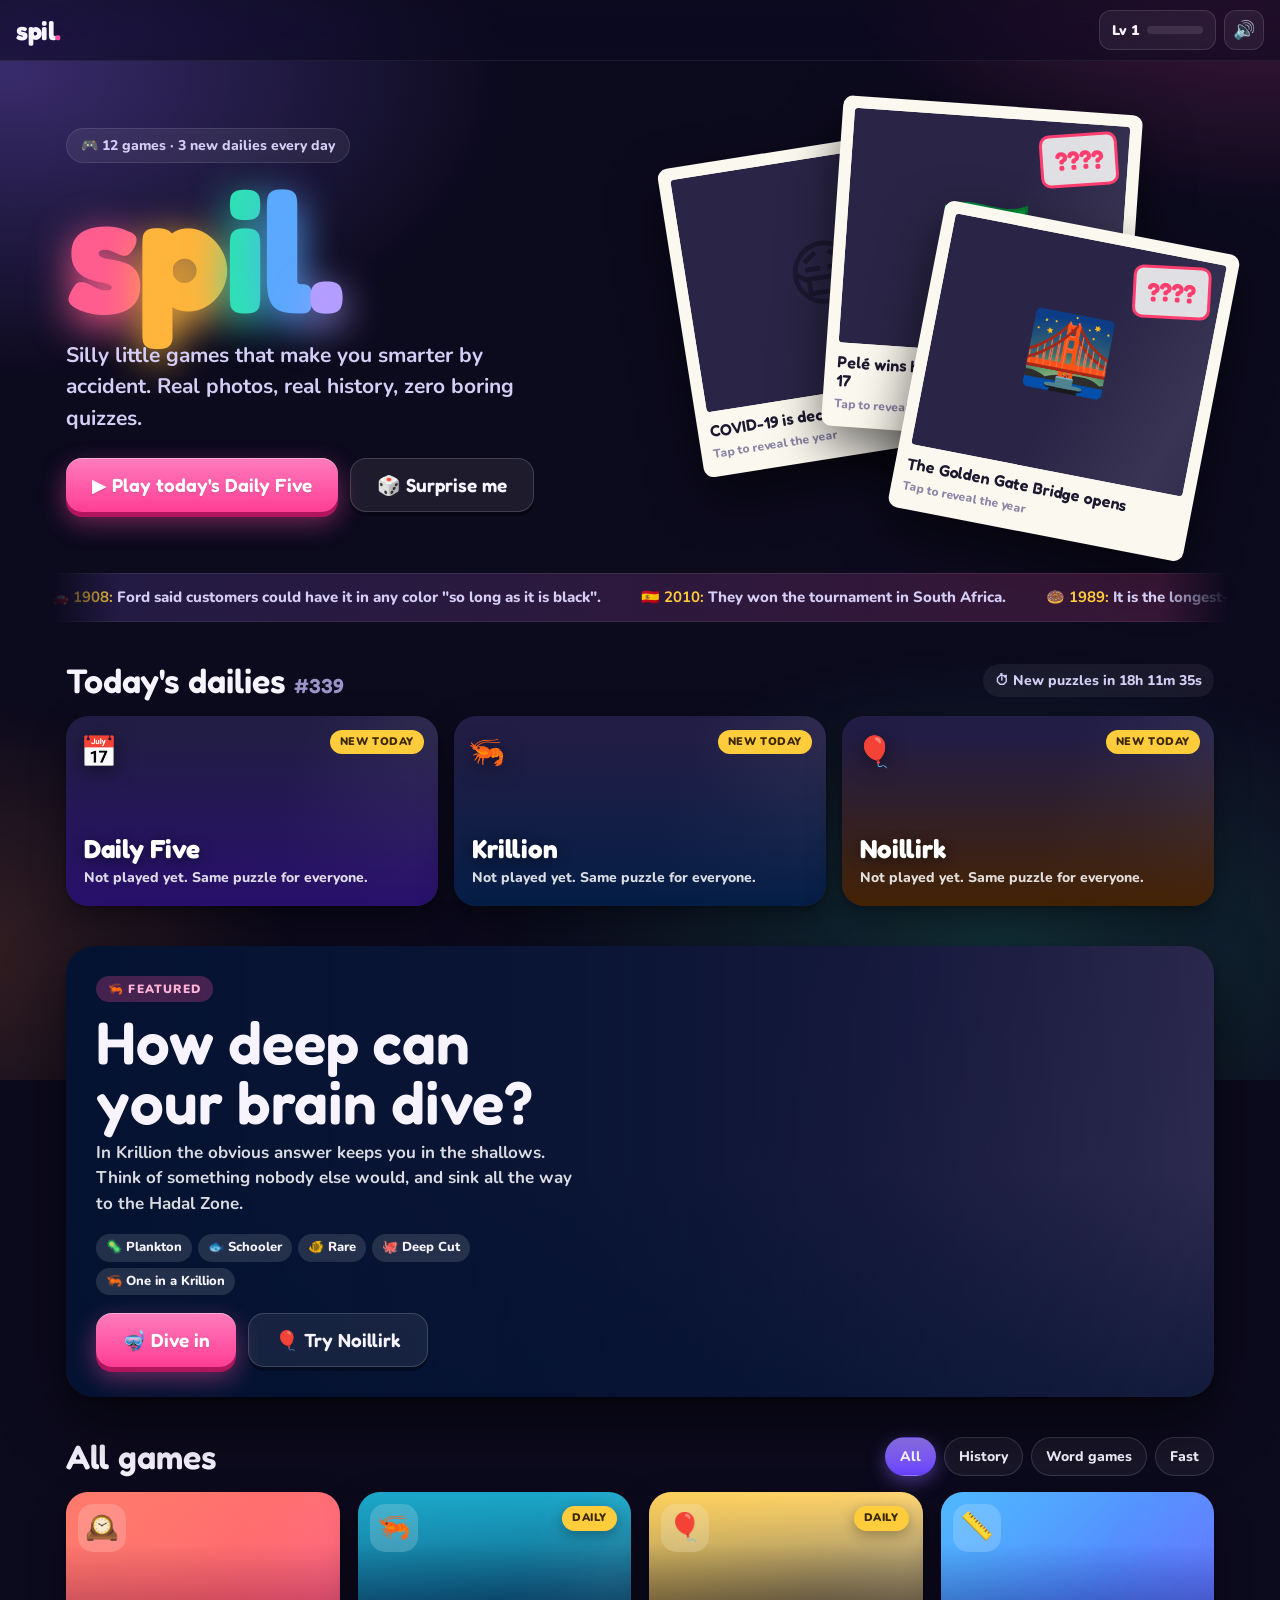
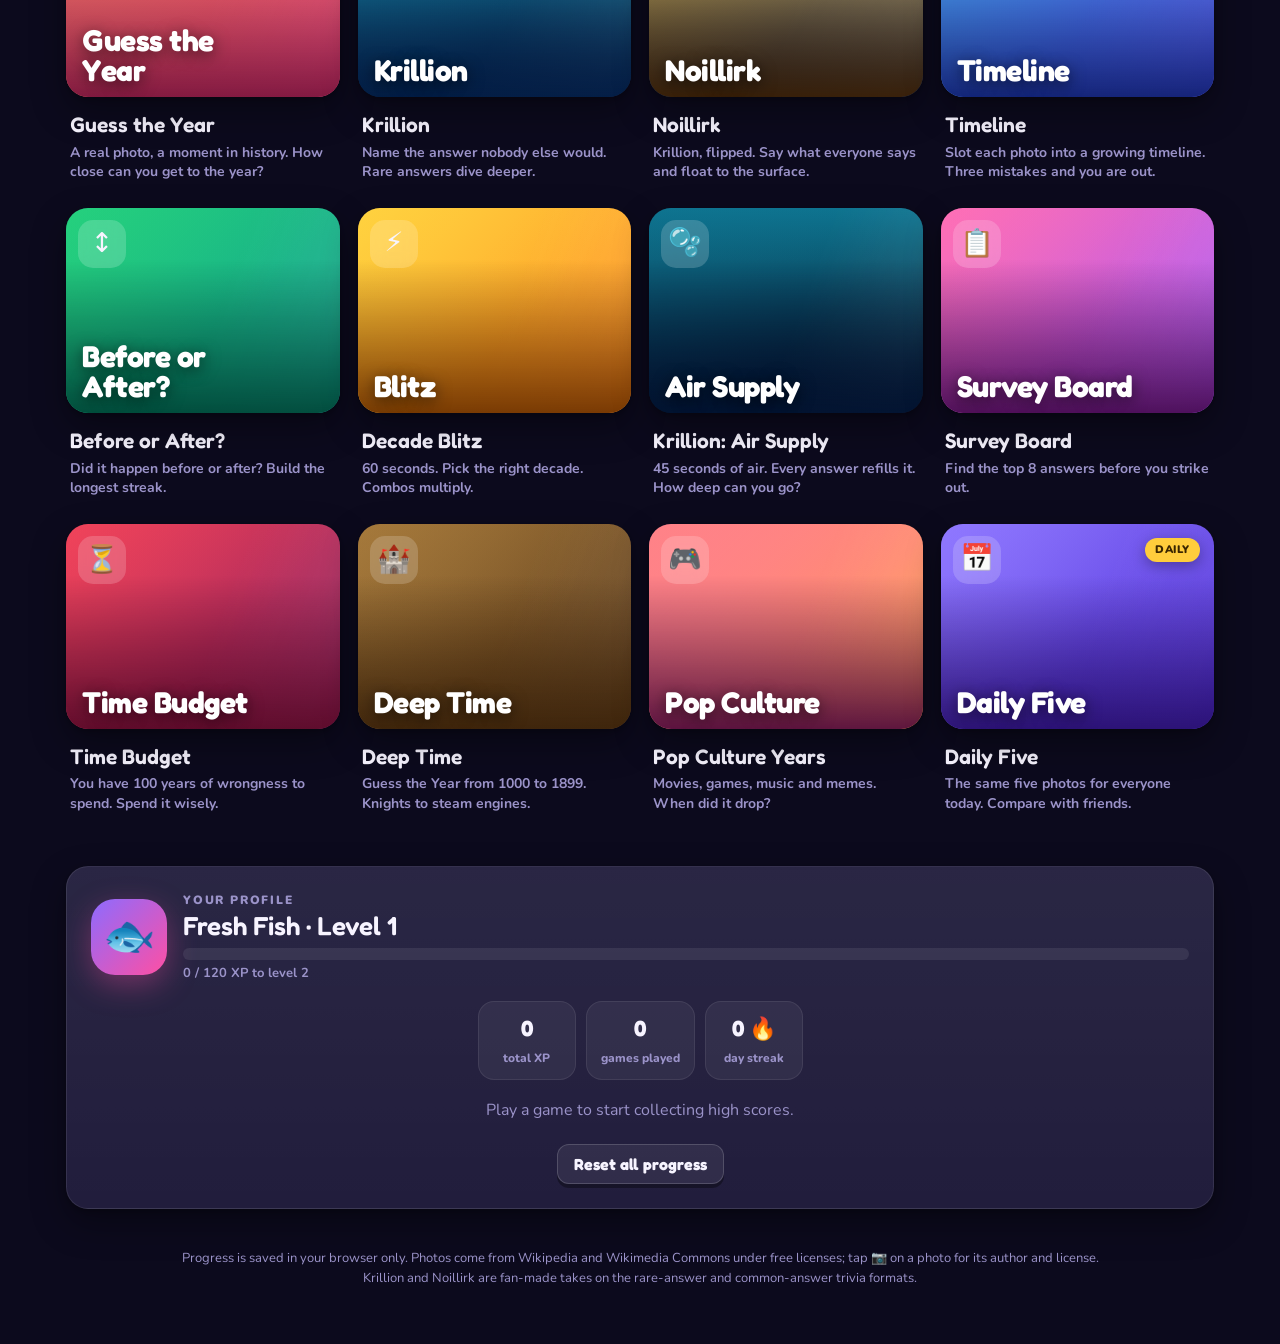
<file: index.html>
<!doctype html>
<html lang="en">
<head>
  <meta charset="utf-8">
  <meta name="viewport" content="width=device-width, initial-scale=1, viewport-fit=cover">
  <title>spil. · silly smart games</title>
  <meta name="description" content="Quick, ridiculously replayable browser games: guess the year from real photos, build timelines, dive for rare answers in Krillion and hunt the obvious in Noillirk.">
  <meta name="theme-color" content="#0c0a1d">
  <meta property="og:title" content="spil. · silly smart games">
  <meta property="og:description" content="Guess the year from real photos, build timelines, dive for rare answers. Quick games that make you smarter by accident.">
  <link rel="icon" href="assets/favicon.svg" type="image/svg+xml">
  <link rel="preconnect" href="https://en.wikipedia.org" crossorigin>
  <link rel="preconnect" href="https://upload.wikimedia.org">
  <link rel="preconnect" href="https://fonts.googleapis.com">
  <link rel="preconnect" href="https://fonts.gstatic.com" crossorigin>
  <link href="https://fonts.googleapis.com/css2?family=Fredoka:wght@500;600;700&family=Nunito:wght@500;700;800;900&display=swap" rel="stylesheet">
  <link rel="stylesheet" href="assets/css/base.css">
  <link rel="stylesheet" href="assets/css/home.css">
</head>
<body>
  <div id="topbar"></div>

  <main class="home">
    <section class="hero">
      <div class="hero-copy">
        <div class="hero-kicker">🎮 12 games · 3 new dailies every day</div>
        <h1 class="hero-title"><span>s</span><span>p</span><span>i</span><span>l</span><span class="dot">.</span></h1>
        <p class="hero-sub">Silly little games that make you smarter by accident. Real photos, real history, zero boring quizzes.</p>
        <div class="hero-actions">
          <a class="btn pink" id="play-daily" href="year/?mode=daily">▶ Play today's daily</a>
          <button class="btn ghost" id="surprise">🎲 Surprise me</button>
        </div>
      </div>
      <div class="hero-stack" id="hero-stack" aria-label="Quick teaser: guess when these photos were taken"></div>
    </section>

    <div class="ticker" aria-hidden="true"><div class="ticker-track" id="ticker"></div></div>

    <section aria-labelledby="dailies-h">
      <div class="section-head">
        <h2 id="dailies-h">Today's dailies <span class="muted day-no" id="day-no"></span></h2>
        <span class="clock" id="reset-clock"></span>
      </div>
      <div class="daily-row" id="daily-row"></div>
    </section>

    <section class="featured" id="featured"></section>

    <section aria-labelledby="games-h">
      <div class="section-head">
        <h2 id="games-h">All games</h2>
        <div class="chips" id="filters" role="group" aria-label="Filter games"></div>
      </div>
      <div class="game-grid" id="game-grid"></div>
    </section>

    <section class="profile card" id="profile" aria-labelledby="profile-h">
      <div class="profile-top">
        <div class="avatar" id="avatar">🐟</div>
        <div class="profile-info">
          <div class="kicker">Your profile</div>
          <h2 id="profile-h"><span id="p-title">Fresh Fish</span> · <span id="p-level">Level 1</span></h2>
          <div class="p-bar"><span id="p-fill"></span></div>
          <div class="muted small" id="p-xp"></div>
        </div>
      </div>
      <div class="stat-row" id="p-stats"></div>
      <div class="best-list" id="p-bests"></div>
      <div class="center"><button class="btn ghost small" id="reset">Reset all progress</button></div>
    </section>

    <footer class="footer-note">
      Progress is saved in your browser only. Photos come from Wikipedia and Wikimedia Commons under free licenses; tap 📷 on a photo for its author and license.<br>
      Krillion and Noillirk are fan-made takes on the rare-answer and common-answer trivia formats.
    </footer>
  </main>

  <script src="assets/js/core.js"></script>
  <script src="assets/js/wiki.js"></script>
  <script src="assets/js/data/events-a.js"></script>
  <script src="assets/js/data/events-b.js"></script>
  <script src="assets/js/data/events-c.js"></script>
  <script src="assets/js/home.js"></script>
</body>
</html>
</file>
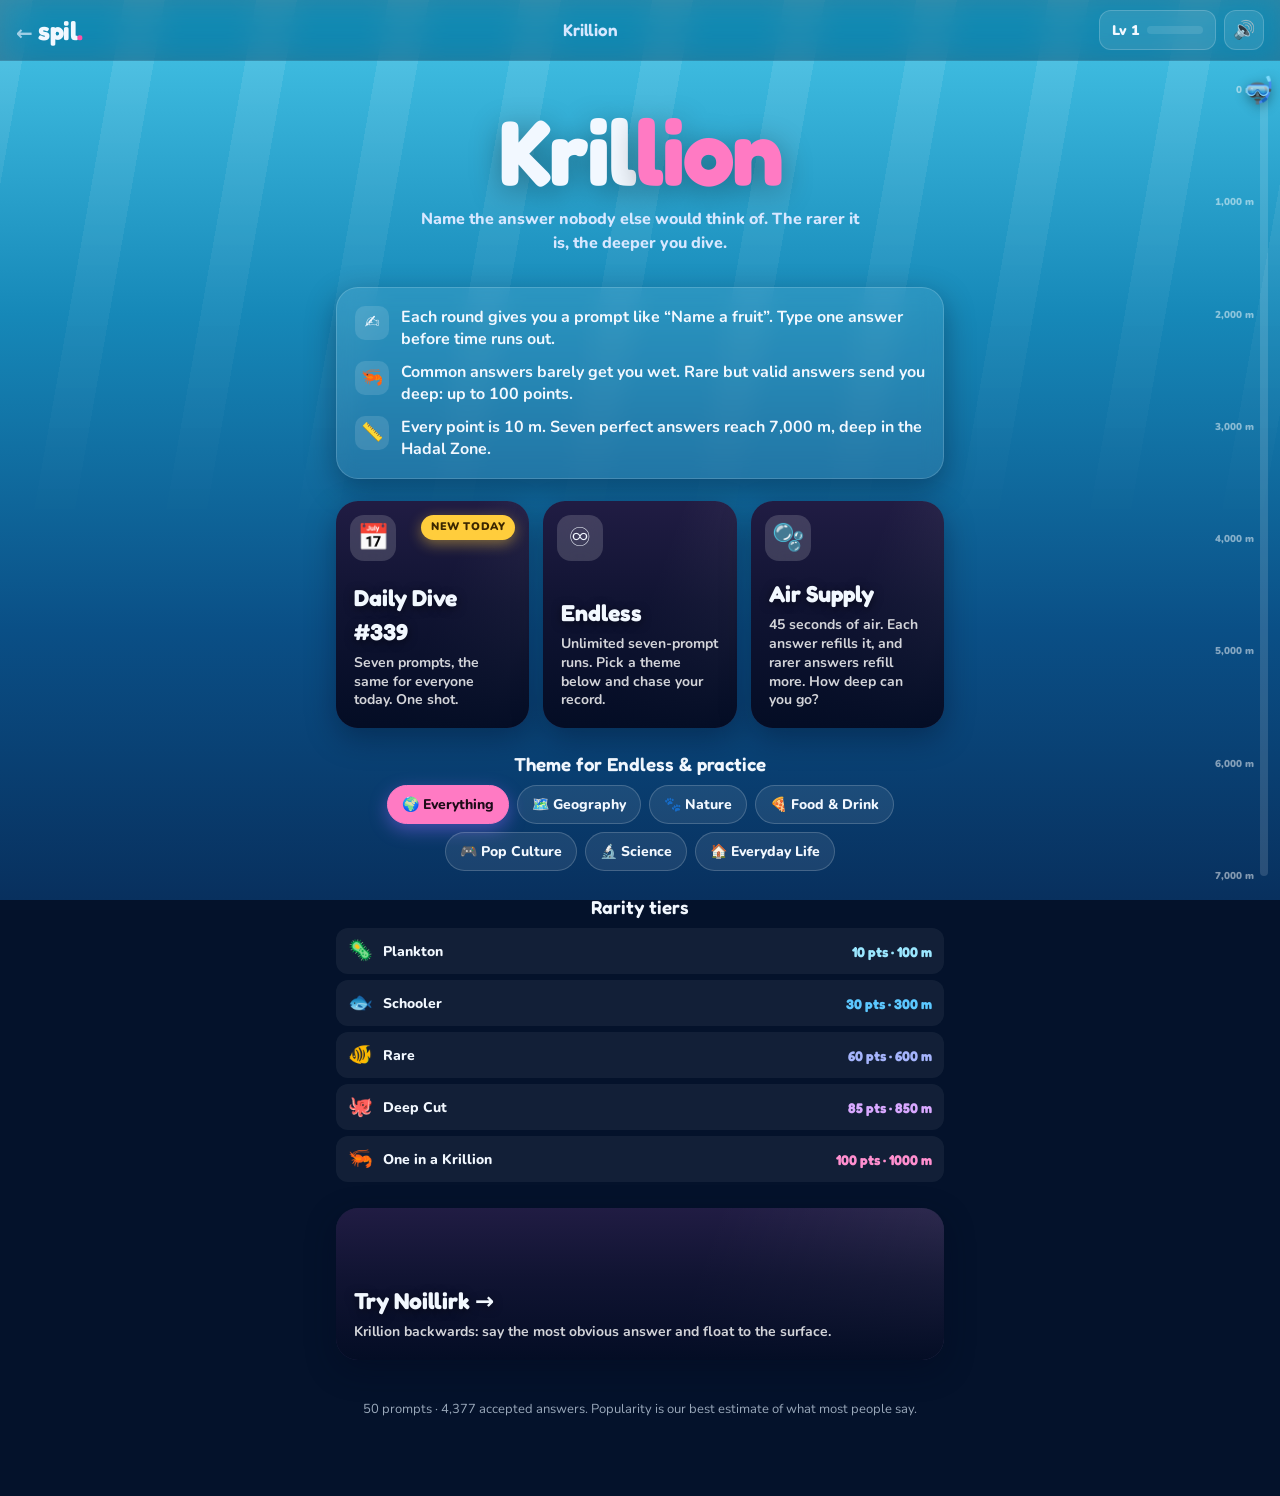
<file: krillion/index.html>
<!doctype html>
<html lang="en">
<head>
  <meta charset="utf-8">
  <meta name="viewport" content="width=device-width, initial-scale=1, viewport-fit=cover">
  <title>Krillion · spil.</title>
  <meta name="description" content="Name the answer nobody else would. Rare answers dive deeper. Daily dives, endless runs and Air Supply mode.">
  <meta name="theme-color" content="#0b4f8a">
  <link rel="icon" href="../assets/favicon.svg" type="image/svg+xml">
  <link rel="preconnect" href="https://en.wikipedia.org" crossorigin>
  <link rel="preconnect" href="https://upload.wikimedia.org">
  <link rel="preconnect" href="https://fonts.googleapis.com">
  <link rel="preconnect" href="https://fonts.gstatic.com" crossorigin>
  <link href="https://fonts.googleapis.com/css2?family=Fredoka:wght@500;600;700&family=Nunito:wght@500;700;800;900&display=swap" rel="stylesheet">
  <link rel="stylesheet" href="../assets/css/base.css">
  <link rel="stylesheet" href="../assets/css/dive.css">
</head>
<body>
  <div id="topbar"></div>
  <main class="dive-wrap" id="main"></main>

  <script src="../assets/js/core.js"></script>
  <script src="../assets/js/wiki.js"></script>
  <script src="../assets/js/data/prompts-a.js"></script>
  <script src="../assets/js/data/prompts-b.js"></script>
  <script src="../assets/js/data/prompts-c.js"></script>
  <script src="../assets/js/data/prompts-d.js"></script>
  <script src="../assets/js/data/prompts-e.js"></script>
  <script src="../assets/js/data/prompt-meta.js"></script>
  <script src="../assets/js/dive-core.js"></script>
  <script src="../assets/js/dive-modes.js"></script>
  <script>Dive.boot('krillion');</script>
</body>
</html>
</file>
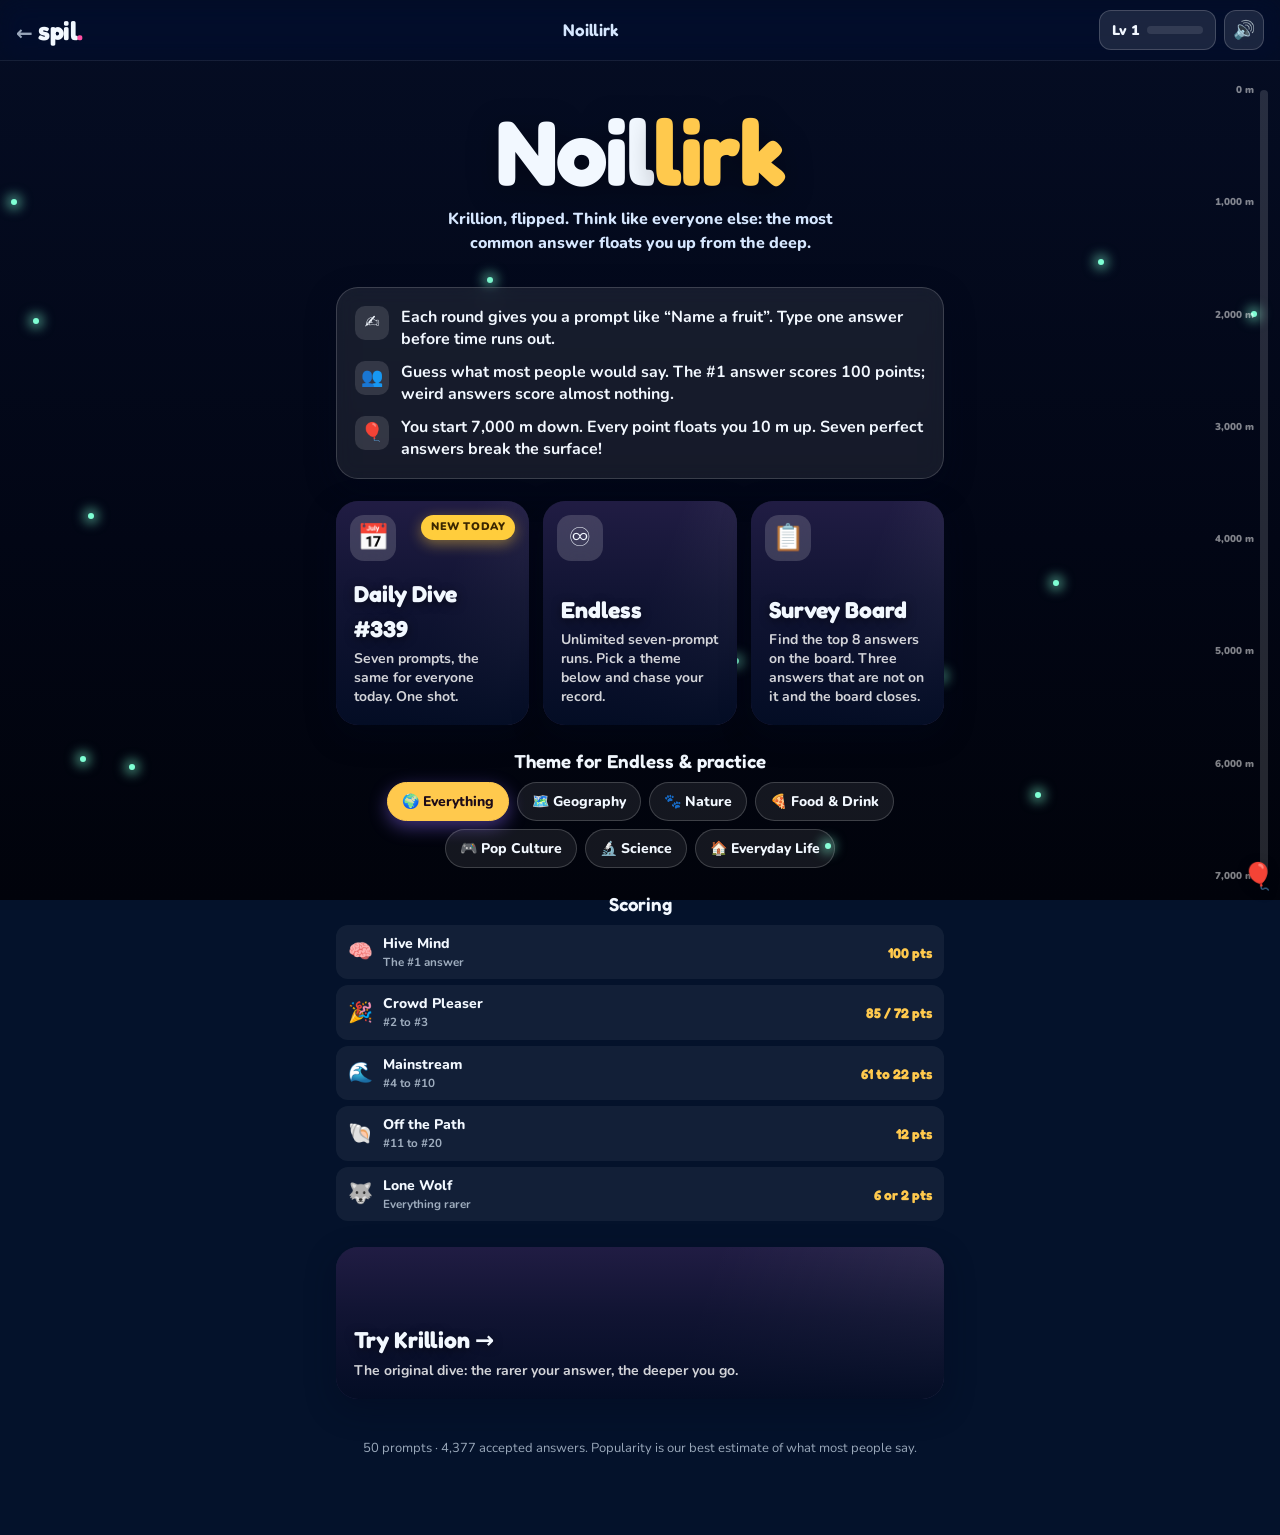
<file: noillirk/index.html>
<!doctype html>
<html lang="en">
<head>
  <meta charset="utf-8">
  <meta name="viewport" content="width=device-width, initial-scale=1, viewport-fit=cover">
  <title>Noillirk · spil.</title>
  <meta name="description" content="Krillion flipped: name the most common answer and float up from the deep. Daily dives, endless runs and the Survey Board.">
  <meta name="theme-color" content="#3a7bd5">
  <link rel="icon" href="../assets/favicon.svg" type="image/svg+xml">
  <link rel="preconnect" href="https://en.wikipedia.org" crossorigin>
  <link rel="preconnect" href="https://upload.wikimedia.org">
  <link rel="preconnect" href="https://fonts.googleapis.com">
  <link rel="preconnect" href="https://fonts.gstatic.com" crossorigin>
  <link href="https://fonts.googleapis.com/css2?family=Fredoka:wght@500;600;700&family=Nunito:wght@500;700;800;900&display=swap" rel="stylesheet">
  <link rel="stylesheet" href="../assets/css/base.css">
  <link rel="stylesheet" href="../assets/css/dive.css">
</head>
<body>
  <div id="topbar"></div>
  <main class="dive-wrap" id="main"></main>

  <script src="../assets/js/core.js"></script>
  <script src="../assets/js/wiki.js"></script>
  <script src="../assets/js/data/prompts-a.js"></script>
  <script src="../assets/js/data/prompts-b.js"></script>
  <script src="../assets/js/data/prompts-c.js"></script>
  <script src="../assets/js/data/prompts-d.js"></script>
  <script src="../assets/js/data/prompts-e.js"></script>
  <script src="../assets/js/data/prompt-meta.js"></script>
  <script src="../assets/js/dive-core.js"></script>
  <script src="../assets/js/dive-modes.js"></script>
  <script>Dive.boot('noillirk');</script>
</body>
</html>
</file>
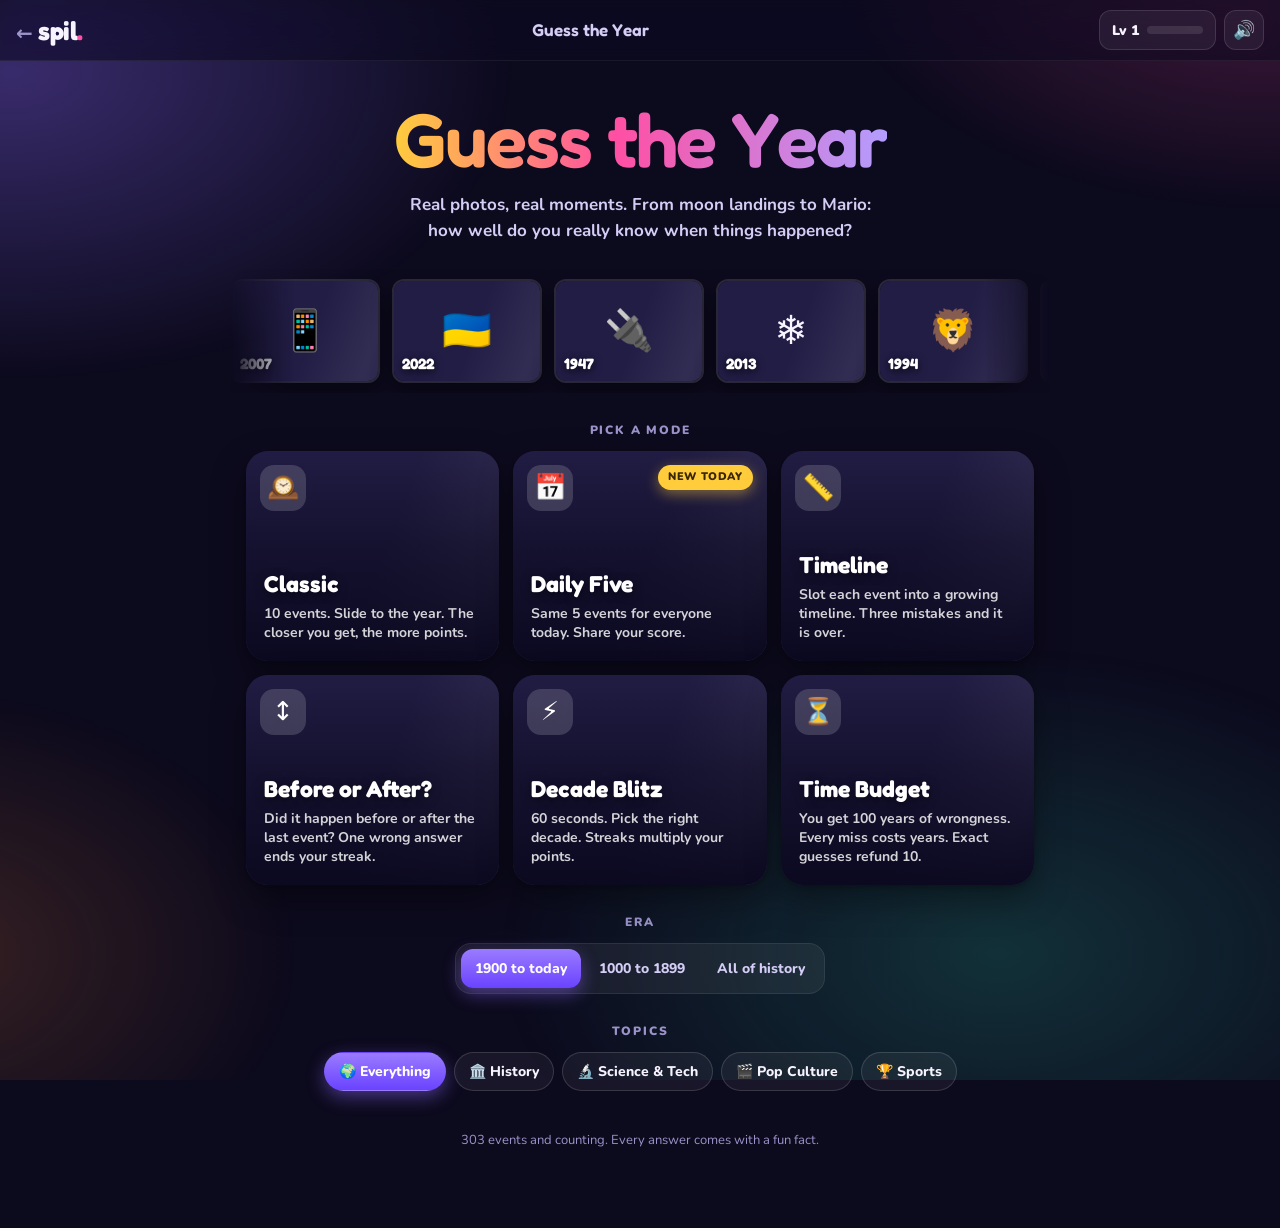
<file: year/index.html>
<!doctype html>
<html lang="en">
<head>
  <meta charset="utf-8">
  <meta name="viewport" content="width=device-width, initial-scale=1, viewport-fit=cover">
  <title>Guess the Year · spil.</title>
  <meta name="description" content="Guess when famous moments happened from real photos. Six modes: Classic, Daily Five, Timeline, Before or After, Decade Blitz and Time Budget.">
  <meta name="theme-color" content="#0c0a1d">
  <link rel="preconnect" href="https://en.wikipedia.org" crossorigin>
  <link rel="preconnect" href="https://upload.wikimedia.org">
  <link rel="icon" href="../assets/favicon.svg" type="image/svg+xml">
  <link rel="preconnect" href="https://fonts.googleapis.com">
  <link rel="preconnect" href="https://fonts.gstatic.com" crossorigin>
  <link href="https://fonts.googleapis.com/css2?family=Fredoka:wght@500;600;700&family=Nunito:wght@500;700;800;900&display=swap" rel="stylesheet">
  <link rel="stylesheet" href="../assets/css/base.css">
  <link rel="stylesheet" href="../assets/css/year.css">
</head>
<body class="year-page">
  <div id="topbar"></div>
  <main class="wrap" id="main"></main>

  <script src="../assets/js/core.js"></script>
  <script src="../assets/js/wiki.js"></script>
  <script src="../assets/js/data/events-a.js"></script>
  <script src="../assets/js/data/events-b.js"></script>
  <script src="../assets/js/data/events-c.js"></script>
  <script src="../assets/js/year/app.js"></script>
  <script src="../assets/js/year/guess.js"></script>
  <script src="../assets/js/year/blitz.js"></script>
  <script src="../assets/js/year/hilo.js"></script>
  <script src="../assets/js/year/timeline.js"></script>
  <script>YearGame.boot();</script>
</body>
</html>
</file>
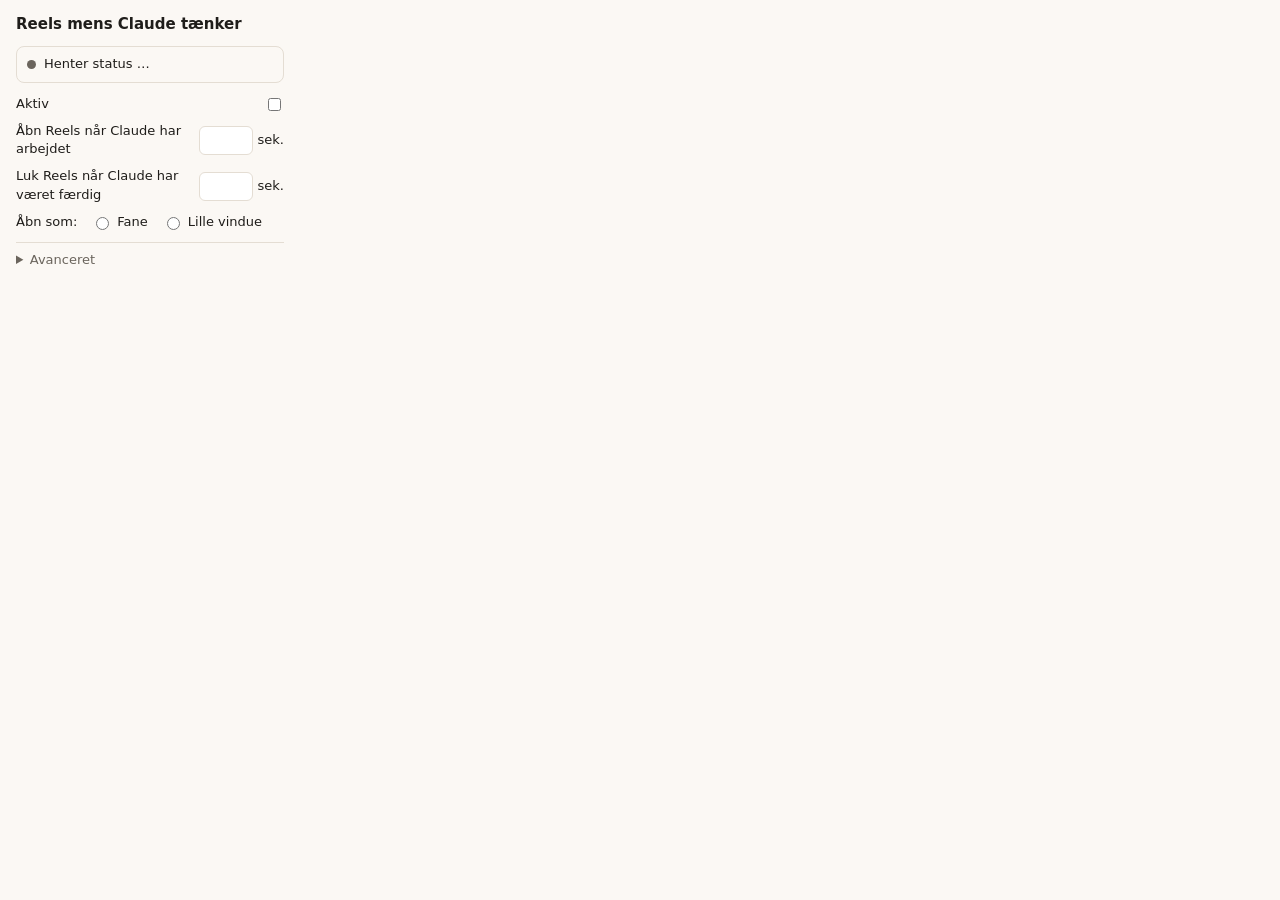
<file: claude-reels/popup.html>
<!doctype html>
<html lang="da">
<head>
  <meta charset="utf-8">
  <title>Reels mens Claude tænker</title>
  <style>
    :root {
      --bg: #fbf8f4; --fg: #1f1d1a; --muted: #6b655d; --line: #e4ddd3; --field: #fff;
      --accent: #c8553d; --busy: #b45309; --ok: #15803d;
      color-scheme: light;
    }
    @media (prefers-color-scheme: dark) {
      :root {
        --bg: #1c1b19; --fg: #f1ece4; --muted: #a39b90; --line: #36332f; --field: #262421;
        --accent: #e07a5f; --busy: #f59e0b; --ok: #4ade80;
        color-scheme: dark;
      }
    }
    * { box-sizing: border-box; }
    body { margin: 0; width: 300px; padding: 14px 16px 16px; background: var(--bg); color: var(--fg);
      font: 13px/1.45 system-ui, -apple-system, "Segoe UI", sans-serif; }
    h1 { margin: 0 0 10px; font-size: 15px; }
    .status { display: flex; align-items: center; gap: 8px; padding: 8px 10px; border: 1px solid var(--line);
      border-radius: 8px; margin-bottom: 12px; }
    .dot { width: 9px; height: 9px; border-radius: 50%; background: var(--muted); flex: none; }
    .status.busy .dot { background: var(--busy); }
    .status.idle .dot { background: var(--ok); }
    label { display: flex; align-items: center; justify-content: space-between; gap: 10px; margin: 8px 0; }
    input[type=number] { width: 54px; }
    .num { white-space: nowrap; }
    input[type=number], input[type=text] { padding: 4px 6px; border: 1px solid var(--line); border-radius: 6px;
      background: var(--field); color: var(--fg); font: inherit; }
    input[type=checkbox], input[type=radio] { accent-color: var(--accent); }
    .radios { display: flex; gap: 14px; }
    .radios label { margin: 0; justify-content: flex-start; gap: 5px; }
    details { margin-top: 10px; border-top: 1px solid var(--line); padding-top: 8px; }
    summary { cursor: pointer; color: var(--muted); }
    details label { display: block; }
    details input[type=text] { display: block; width: 100%; margin-top: 3px; }
    .hint { color: var(--muted); font-size: 12px; margin: 2px 0 0; }
  </style>
</head>
<body>
  <h1>Reels mens Claude tænker</h1>
  <div class="status" id="status"><span class="dot"></span><span id="status-text">Henter status …</span></div>

  <label>Aktiv <input type="checkbox" id="enabled"></label>
  <label>Åbn Reels når Claude har arbejdet <span class="num"><input type="number" id="openDelay" min="0" max="120" step="1"> sek.</span></label>
  <label>Luk Reels når Claude har været færdig <span class="num"><input type="number" id="closeDelay" min="0" max="30" step="0.5"> sek.</span></label>
  <div class="radios">
    <span>Åbn som:</span>
    <label><input type="radio" name="openIn" value="tab"> Fane</label>
    <label><input type="radio" name="openIn" value="window"> Lille vindue</label>
  </div>

  <details>
    <summary>Avanceret</summary>
    <label>Adresse der åbnes <input type="text" id="url" spellcheck="false"></label>
    <label>Ekstra CSS-selector for Claudes stop-knap <input type="text" id="stopSelector" spellcheck="false" placeholder='fx button[aria-label="Stop response"]'></label>
    <p class="hint">Kun nødvendig hvis status ovenfor ikke skifter til “arbejder”, mens Claude svarer.</p>
  </details>

  <script src="popup.js"></script>
</body>
</html>
</file>
<file: assets/css/base.css>
/* spil. base styles: dark, vivid, photo-first. Shared by every page. */
:root {
  --bg: #0c0a1d;
  --bg-2: #16132f;
  --card: #1a1636;
  --card-2: #221d45;
  --ink: #f7f4ff;
  --ink-2: #d4cdf5;
  --muted: #9b93c9;
  --line: #2e2858;
  --accent: #8d6bff;
  --accent-2: #b39dff;
  --accent-ink: #ffffff;
  --pink: #ff4fa3;
  --yellow: #ffcd3c;
  --teal: #2fe0b5;
  --orange: #ff8a3d;
  --good: #22d38a;
  --good-bg: rgba(34, 211, 138, 0.14);
  --warn: #ffb020;
  --warn-bg: rgba(255, 176, 32, 0.14);
  --bad: #ff4d6a;
  --bad-bg: rgba(255, 77, 106, 0.14);
  --shadow: 0 2px 6px rgba(0, 0, 0, 0.25), 0 14px 34px rgba(0, 0, 0, 0.35);
  --shadow-lg: 0 4px 10px rgba(0, 0, 0, 0.3), 0 26px 60px rgba(0, 0, 0, 0.5);
  --radius: 22px;
  --radius-sm: 14px;
  --font-display: 'Fredoka', 'Nunito', system-ui, sans-serif;
  --font-body: 'Nunito', system-ui, -apple-system, 'Segoe UI', sans-serif;
  color-scheme: dark;
}

*,
*::before,
*::after {
  box-sizing: border-box;
}

html {
  -webkit-text-size-adjust: 100%;
  -webkit-tap-highlight-color: transparent;
}

body {
  margin: 0;
  min-height: 100vh;
  min-height: 100dvh;
  background: var(--bg);
  color: var(--ink);
  font-family: var(--font-body);
  font-size: 16px;
  line-height: 1.5;
  overflow-x: hidden;
}

/* Slow-moving aurora behind every non-ocean page */
body:not(.dive-page)::before {
  content: '';
  position: fixed;
  inset: -20%;
  z-index: -1;
  background:
    radial-gradient(40% 35% at 15% 20%, rgba(141, 107, 255, 0.35), transparent 70%),
    radial-gradient(35% 30% at 85% 10%, rgba(255, 79, 163, 0.25), transparent 70%),
    radial-gradient(40% 35% at 70% 90%, rgba(47, 224, 181, 0.18), transparent 70%),
    radial-gradient(30% 30% at 10% 90%, rgba(255, 138, 61, 0.18), transparent 70%);
  animation: aurora 28s ease-in-out infinite alternate;
  pointer-events: none;
}

@keyframes aurora {
  50% { transform: translate(3%, -2%) rotate(4deg) scale(1.05); }
  100% { transform: translate(-3%, 2%) rotate(-3deg) scale(1.02); }
}

h1,
h2,
h3 {
  font-family: var(--font-display);
  font-weight: 600;
  line-height: 1.12;
  margin: 0;
}

a {
  color: inherit;
}

button {
  font: inherit;
  color: inherit;
}

[hidden] {
  display: none !important;
}

::selection {
  background: var(--pink);
  color: #fff;
}

.grad-text {
  background: linear-gradient(90deg, var(--yellow), var(--pink) 45%, var(--accent-2));
  -webkit-background-clip: text;
  background-clip: text;
  color: transparent;
}

/* ---------- Photos (filled by wiki.js) ---------- */
.ph {
  position: relative;
  overflow: hidden;
  background:
    linear-gradient(110deg, transparent 30%, rgba(255, 255, 255, 0.07) 50%, transparent 70%) 0 0 / 200% 100%,
    var(--card-2);
  animation: shimmer 1.6s linear infinite;
}

.ph.ph-ready,
.ph.ph-none {
  animation: none;
}

@keyframes shimmer {
  to { background-position: -200% 0, 0 0; }
}

.ph > img {
  position: absolute;
  inset: 0;
  width: 100%;
  height: 100%;
  object-fit: cover;
  object-position: center 32%;
  opacity: 0;
  transform: scale(1.04);
  transition: opacity 0.6s ease, transform 1.2s cubic-bezier(0.2, 0.8, 0.2, 1);
}

.ph.ph-ready > img {
  opacity: 1;
  transform: scale(1);
}

.ph-fallback {
  position: absolute;
  inset: 0;
  display: grid;
  place-items: center;
  font-size: 64px;
  transition: opacity 0.5s;
}

.ph.ph-ready .ph-fallback {
  opacity: 0;
}

.ph-credit {
  position: absolute;
  right: 8px;
  bottom: 8px;
  z-index: 3;
  max-width: 70%;
  padding: 3px 8px;
  border-radius: 99px;
  background: rgba(0, 0, 0, 0.45);
  color: rgba(255, 255, 255, 0.85);
  font-size: 10px;
  font-weight: 800;
  text-decoration: none;
  white-space: nowrap;
  overflow: hidden;
  text-overflow: ellipsis;
  opacity: 0.75;
  transition: opacity 0.2s;
}

.ph-credit:hover {
  opacity: 1;
}

/* ---------- Top bar ---------- */
.topbar {
  position: sticky;
  top: 0;
  z-index: 50;
  display: flex;
  align-items: center;
  gap: 12px;
  padding: 10px 16px;
  background: rgba(12, 10, 29, 0.6);
  backdrop-filter: blur(14px) saturate(1.4);
  -webkit-backdrop-filter: blur(14px) saturate(1.4);
  border-bottom: 1px solid rgba(255, 255, 255, 0.06);
}

.logo {
  display: inline-flex;
  align-items: baseline;
  gap: 6px;
  text-decoration: none;
  font-family: var(--font-display);
  font-weight: 700;
  font-size: 26px;
  letter-spacing: -0.5px;
}

.logo-back {
  font-size: 20px;
  color: var(--muted);
  transition: transform 0.2s;
}

.logo:hover .logo-back {
  transform: translateX(-3px);
}

.logo-dot {
  color: var(--pink);
  margin-left: -6px;
}

.topbar-title {
  flex: 1;
  min-width: 0;
  text-align: center;
  font-family: var(--font-display);
  font-weight: 600;
  font-size: 17px;
  color: var(--ink-2);
  white-space: nowrap;
  overflow: hidden;
  text-overflow: ellipsis;
}

.topbar-right {
  display: flex;
  align-items: center;
  gap: 8px;
}

.icon-btn {
  width: 40px;
  height: 40px;
  display: grid;
  place-items: center;
  border: 1px solid rgba(255, 255, 255, 0.12);
  background: rgba(255, 255, 255, 0.06);
  border-radius: 12px;
  cursor: pointer;
  font-size: 18px;
  transition: transform 0.15s, background 0.2s;
}

.icon-btn:hover {
  transform: translateY(-1px);
  background: rgba(255, 255, 255, 0.12);
}

.icon-btn:active {
  transform: scale(0.94);
}

.xp-chip {
  display: inline-flex;
  align-items: center;
  gap: 8px;
  height: 40px;
  padding: 0 12px;
  border: 1px solid rgba(255, 255, 255, 0.12);
  border-radius: 12px;
  background: rgba(255, 255, 255, 0.06);
  text-decoration: none;
  font-weight: 900;
  font-size: 14px;
}

.xp-streak {
  font-size: 13px;
}

.xp-bar {
  width: 56px;
  height: 8px;
  border-radius: 99px;
  background: rgba(255, 255, 255, 0.1);
  overflow: hidden;
}

.xp-fill {
  display: block;
  height: 100%;
  width: 0;
  border-radius: inherit;
  background: linear-gradient(90deg, var(--yellow), var(--pink));
  box-shadow: 0 0 10px rgba(255, 79, 163, 0.7);
  transition: width 0.8s cubic-bezier(0.2, 0.8, 0.2, 1);
}

@media (max-width: 420px) {
  .xp-bar {
    display: none;
  }
  .topbar-title {
    font-size: 15px;
  }
}

/* ---------- Buttons ---------- */
.btn {
  --b1: #9a7bff;
  --b2: #6a43ff;
  --edge: #3d1fb8;
  --glow: rgba(141, 107, 255, 0.45);
  display: inline-flex;
  align-items: center;
  justify-content: center;
  gap: 8px;
  min-height: 54px;
  padding: 0 26px;
  border: 0;
  border-radius: 16px;
  background: linear-gradient(180deg, var(--b1), var(--b2));
  color: #fff;
  font-family: var(--font-display);
  font-weight: 600;
  font-size: 19px;
  text-decoration: none;
  cursor: pointer;
  box-shadow: 0 5px 0 var(--edge), 0 10px 26px var(--glow), inset 0 1px 0 rgba(255, 255, 255, 0.35);
  transition: transform 0.12s, box-shadow 0.12s, filter 0.2s;
  user-select: none;
  text-shadow: 0 1px 0 rgba(0, 0, 0, 0.15);
}

.btn:hover {
  filter: brightness(1.08);
  transform: translateY(-1px);
}

.btn:active {
  transform: translateY(4px);
  box-shadow: 0 1px 0 var(--edge), 0 4px 10px var(--glow), inset 0 1px 0 rgba(255, 255, 255, 0.35);
}

.btn:disabled {
  opacity: 0.45;
  pointer-events: none;
}

.btn.ghost {
  background: rgba(255, 255, 255, 0.07);
  color: var(--ink);
  border: 1.5px solid rgba(255, 255, 255, 0.16);
  box-shadow: 0 4px 0 rgba(0, 0, 0, 0.35);
  text-shadow: none;
}

.btn.good { --b1: #3fe6a0; --b2: #15b56f; --edge: #0b7a4a; --glow: rgba(34, 211, 138, 0.4); }
.btn.bad { --b1: #ff7088; --b2: #e8304f; --edge: #9c1630; --glow: rgba(255, 77, 106, 0.4); }
.btn.warn { --b1: #ffd76a; --b2: #ffa21f; --edge: #b06a00; --glow: rgba(255, 176, 32, 0.4); color: #3b2500; }
.btn.pink { --b1: #ff7cbc; --b2: #ff3d94; --edge: #b0155e; --glow: rgba(255, 79, 163, 0.45); }

.btn.small {
  min-height: 40px;
  padding: 0 16px;
  font-size: 16px;
  border-radius: 12px;
}

.btn.wide {
  width: 100%;
}

.btn-row {
  display: flex;
  gap: 12px;
  flex-wrap: wrap;
  justify-content: center;
}

/* ---------- Chips ---------- */
.chips {
  display: flex;
  flex-wrap: wrap;
  gap: 8px;
  justify-content: center;
}

.chip {
  padding: 8px 14px;
  border-radius: 99px;
  border: 1.5px solid rgba(255, 255, 255, 0.14);
  background: rgba(255, 255, 255, 0.05);
  font-weight: 800;
  font-size: 14px;
  cursor: pointer;
  transition: all 0.15s;
  user-select: none;
}

.chip:hover {
  border-color: var(--accent-2);
  background: rgba(255, 255, 255, 0.1);
}

.chip[aria-pressed='true'] {
  background: linear-gradient(180deg, #9a7bff, #6a43ff);
  border-color: transparent;
  color: #fff;
  box-shadow: 0 6px 18px rgba(141, 107, 255, 0.45);
}

/* ---------- Layout ---------- */
.wrap {
  width: 100%;
  max-width: 820px;
  margin: 0 auto;
  padding: 18px 16px 64px;
}

.card {
  background: linear-gradient(180deg, rgba(255, 255, 255, 0.07), rgba(255, 255, 255, 0.03)), var(--card);
  border: 1px solid rgba(255, 255, 255, 0.09);
  border-radius: var(--radius);
  box-shadow: var(--shadow);
}

.screen {
  animation: screen-in 0.4s cubic-bezier(0.2, 0.8, 0.2, 1);
}

@keyframes screen-in {
  from { opacity: 0; transform: translateY(16px); }
}

.kicker {
  font-weight: 900;
  font-size: 12px;
  letter-spacing: 1.8px;
  text-transform: uppercase;
  color: var(--muted);
}

.muted {
  color: var(--muted);
}

.center {
  text-align: center;
}

/* ---------- Feedback animations ---------- */
.shake {
  animation: shake 0.4s;
}

@keyframes shake {
  20% { transform: translateX(-8px); }
  40% { transform: translateX(7px); }
  60% { transform: translateX(-5px); }
  80% { transform: translateX(3px); }
}

.pop {
  animation: pop 0.5s cubic-bezier(0.2, 1.6, 0.4, 1);
}

@keyframes pop {
  from { transform: scale(0.6); opacity: 0; }
}

.float {
  animation: float 3.2s ease-in-out infinite;
}

@keyframes float {
  50% { transform: translateY(-8px); }
}

/* ---------- Toasts & confetti ---------- */
.toasts {
  position: fixed;
  left: 50%;
  bottom: 24px;
  transform: translateX(-50%);
  z-index: 200;
  display: flex;
  flex-direction: column;
  gap: 8px;
  align-items: center;
  pointer-events: none;
  width: calc(100% - 32px);
  max-width: 440px;
}

.toast {
  padding: 12px 18px;
  border-radius: 16px;
  background: #fff;
  color: #17132e;
  font-weight: 800;
  box-shadow: var(--shadow-lg);
  animation: toast-in 0.35s cubic-bezier(0.2, 1.4, 0.4, 1);
  text-align: center;
}

.toast.out {
  opacity: 0;
  transform: translateY(10px);
  transition: all 0.3s;
}

@keyframes toast-in {
  from { opacity: 0; transform: translateY(16px) scale(0.95); }
}

.confetti-canvas {
  position: fixed;
  inset: 0;
  width: 100vw;
  height: 100vh;
  pointer-events: none;
  z-index: 300;
}

/* ---------- Mode pickers (photo cards) ---------- */
.mode-grid {
  display: grid;
  grid-template-columns: repeat(auto-fill, minmax(230px, 1fr));
  gap: 14px;
}

.mode-card {
  position: relative;
  display: flex;
  flex-direction: column;
  justify-content: flex-end;
  gap: 4px;
  min-height: 210px;
  padding: 76px 18px 18px;
  text-align: left;
  border: 0;
  border-radius: var(--radius);
  background: var(--card);
  color: #fff;
  cursor: pointer;
  overflow: hidden;
  isolation: isolate;
  box-shadow: var(--shadow);
  transition: transform 0.25s cubic-bezier(0.2, 0.8, 0.2, 1), box-shadow 0.25s;
}

.mode-card > .ph {
  position: absolute;
  inset: 0;
  z-index: -2;
}

.mode-card::after {
  content: '';
  position: absolute;
  inset: 0;
  z-index: -1;
  background: linear-gradient(180deg, rgba(10, 8, 30, 0.05) 0%, rgba(10, 8, 30, 0.55) 45%, rgba(10, 8, 30, 0.95) 100%);
}

.mode-card:hover {
  transform: translateY(-4px) scale(1.01);
  box-shadow: var(--shadow-lg), 0 0 0 2px var(--accent-2);
}

.mode-card:hover > .ph > img {
  transform: scale(1.06);
}

.mode-card .mode-emoji {
  position: absolute;
  top: 14px;
  left: 14px;
  width: 46px;
  height: 46px;
  display: grid;
  place-items: center;
  border-radius: 14px;
  background: rgba(255, 255, 255, 0.16);
  backdrop-filter: blur(8px);
  -webkit-backdrop-filter: blur(8px);
  font-size: 26px;
  line-height: 1;
}

.mode-card .mode-name {
  font-family: var(--font-display);
  font-weight: 700;
  font-size: 23px;
  text-shadow: 0 2px 10px rgba(0, 0, 0, 0.5);
}

.mode-card .mode-desc {
  color: rgba(255, 255, 255, 0.82);
  font-size: 14px;
  font-weight: 700;
  line-height: 1.35;
}

.mode-card .mode-best {
  margin-top: 6px;
  align-self: flex-start;
  padding: 3px 10px;
  border-radius: 99px;
  background: rgba(255, 205, 60, 0.18);
  color: var(--yellow);
  font-size: 12px;
  font-weight: 900;
  letter-spacing: 0.4px;
}

.mode-card .badge {
  position: absolute;
  top: 14px;
  right: 14px;
  padding: 4px 10px;
  border-radius: 99px;
  font-size: 11px;
  font-weight: 900;
  letter-spacing: 0.6px;
  background: var(--yellow);
  color: #3a2600;
  box-shadow: 0 4px 14px rgba(255, 205, 60, 0.45);
}

.mode-card .badge.done {
  background: var(--good);
  color: #04281a;
  box-shadow: none;
}

/* ---------- Results ---------- */
.big-score {
  font-family: var(--font-display);
  font-weight: 700;
  font-size: clamp(60px, 17vw, 104px);
  line-height: 1;
  letter-spacing: -2px;
  background: linear-gradient(180deg, #fff 30%, var(--accent-2));
  -webkit-background-clip: text;
  background-clip: text;
  color: transparent;
  filter: drop-shadow(0 6px 24px rgba(141, 107, 255, 0.45));
}

.result-title {
  font-size: clamp(26px, 6vw, 38px);
}

.stat-row {
  display: flex;
  justify-content: center;
  gap: 10px;
  flex-wrap: wrap;
}

.stat {
  min-width: 98px;
  padding: 10px 14px;
  border-radius: 16px;
  background: rgba(255, 255, 255, 0.06);
  border: 1px solid rgba(255, 255, 255, 0.08);
  text-align: center;
}

.stat b {
  display: block;
  font-family: var(--font-display);
  font-size: 22px;
}

.stat span {
  font-size: 12px;
  color: var(--muted);
  font-weight: 800;
}

.new-best {
  display: inline-block;
  padding: 7px 16px;
  border-radius: 99px;
  background: linear-gradient(90deg, var(--yellow), var(--pink));
  color: #2b0b1e;
  font-weight: 900;
  letter-spacing: 0.4px;
  box-shadow: 0 8px 26px rgba(255, 79, 163, 0.45);
  animation: pop 0.5s cubic-bezier(0.2, 1.6, 0.4, 1);
}

.footer-note {
  margin-top: 40px;
  text-align: center;
  font-size: 13px;
  color: var(--muted);
}

@media (prefers-reduced-motion: reduce) {
  *,
  *::before,
  *::after {
    animation-duration: 0.01ms !important;
    animation-iteration-count: 1 !important;
    transition-duration: 0.01ms !important;
  }
}
</file>
<file: assets/css/home.css>
/* Home: photo-first game wall. */
.home {
  width: 100%;
  max-width: 1180px;
  margin: 0 auto;
  padding: 0 16px 56px;
}

/* ---------- Hero ---------- */
.hero {
  display: grid;
  grid-template-columns: 1.05fr 1fr;
  align-items: center;
  gap: 28px;
  padding: 44px 0 30px;
}

.hero-kicker {
  display: inline-block;
  padding: 6px 14px;
  border-radius: 99px;
  background: rgba(255, 255, 255, 0.07);
  border: 1px solid rgba(255, 255, 255, 0.1);
  font-weight: 800;
  font-size: 14px;
  color: var(--ink-2);
}

.hero-title {
  margin: 10px 0 4px;
  font-size: clamp(84px, 16vw, 168px);
  font-weight: 700;
  letter-spacing: -5px;
  line-height: 0.92;
}

.hero-title span {
  display: inline-block;
  animation: letter-in 0.8s cubic-bezier(0.2, 1.6, 0.4, 1) backwards;
  text-shadow: 0 10px 40px currentColor;
}

.hero-title span:nth-child(1) { color: #ff5d8f; animation-delay: 0.05s; }
.hero-title span:nth-child(2) { color: #ffb43b; animation-delay: 0.12s; }
.hero-title span:nth-child(3) { color: #2fe0b5; animation-delay: 0.19s; }
.hero-title span:nth-child(4) { color: #5aa8ff; animation-delay: 0.26s; }
.hero-title .dot { color: #b39dff; animation-delay: 0.33s; }

.hero-title span:hover {
  animation: wobble 0.6s;
}

@keyframes letter-in {
  from { transform: translateY(50px) scale(0.5) rotate(-12deg); opacity: 0; }
}

@keyframes wobble {
  25% { transform: rotate(-12deg) scale(1.12); }
  75% { transform: rotate(9deg) scale(1.05); }
}

.hero-sub {
  margin: 12px 0 24px;
  max-width: 470px;
  font-size: clamp(17px, 2.2vw, 21px);
  color: var(--ink-2);
  font-weight: 700;
}

.hero-actions {
  display: flex;
  gap: 12px;
  flex-wrap: wrap;
}

/* Polaroid teaser stack */
.hero-stack {
  position: relative;
  height: 430px;
  perspective: 1200px;
}

.polaroid {
  position: absolute;
  width: min(300px, 70%);
  padding: 12px 12px 14px;
  border-radius: 10px;
  background: #fbf8ef;
  color: #1c1830;
  box-shadow: 0 20px 50px rgba(0, 0, 0, 0.55);
  cursor: pointer;
  transition: transform 0.5s cubic-bezier(0.2, 1.2, 0.3, 1), z-index 0s;
  animation: drop-in 0.9s cubic-bezier(0.2, 1.3, 0.4, 1) backwards;
  border: 0;
  text-align: left;
}

.polaroid:nth-child(1) { left: 2%; top: 40px; transform: rotate(-9deg); animation-delay: 0.3s; }
.polaroid:nth-child(2) { left: 30%; top: 0; transform: rotate(4deg); animation-delay: 0.45s; z-index: 2; }
.polaroid:nth-child(3) { right: 0; top: 120px; transform: rotate(11deg); animation-delay: 0.6s; z-index: 3; }

.polaroid:hover {
  z-index: 10;
  transform: rotate(0) scale(1.06) translateY(-8px);
}

@keyframes drop-in {
  from { opacity: 0; transform: translateY(-80px) rotate(-25deg) scale(0.8); }
}

.polaroid .ph {
  aspect-ratio: 1 / 0.85;
  border-radius: 4px;
  background-color: #2a2546;
}

.polaroid .ph-fallback {
  font-size: 72px;
}

.pol-caption {
  margin-top: 10px;
  font-family: 'Fredoka', cursive;
  font-weight: 600;
  font-size: 16px;
  line-height: 1.2;
}

.pol-year {
  position: absolute;
  top: 22px;
  right: 22px;
  z-index: 4;
  padding: 4px 12px;
  border-radius: 10px;
  border: 3px solid #ff3d6e;
  color: #ff3d6e;
  background: rgba(255, 255, 255, 0.85);
  font-family: var(--font-display);
  font-weight: 700;
  font-size: 26px;
  transform: rotate(-8deg);
}

.pol-year.revealed {
  animation: stamp 0.45s cubic-bezier(0.2, 1.6, 0.4, 1);
}

@keyframes stamp {
  from { transform: rotate(-8deg) scale(2.4); opacity: 0; }
}

.pol-hint {
  margin-top: 4px;
  font-size: 12px;
  font-weight: 800;
  color: #8a84a6;
}

/* ---------- Ticker ---------- */
.ticker {
  position: relative;
  overflow: hidden;
  margin: 8px -16px 0;
  padding: 12px 0;
  background: linear-gradient(90deg, rgba(141, 107, 255, 0.18), rgba(255, 79, 163, 0.18));
  border-block: 1px solid rgba(255, 255, 255, 0.08);
  mask-image: linear-gradient(90deg, transparent, #000 6%, #000 94%, transparent);
  -webkit-mask-image: linear-gradient(90deg, transparent, #000 6%, #000 94%, transparent);
}

.ticker-track {
  display: flex;
  gap: 40px;
  width: max-content;
  animation: ticker 90s linear infinite;
  font-weight: 800;
  font-size: 15px;
  color: var(--ink-2);
  white-space: nowrap;
}

.ticker:hover .ticker-track {
  animation-play-state: paused;
}

.ticker-track b {
  color: var(--yellow);
}

@keyframes ticker {
  to { transform: translateX(-50%); }
}

/* ---------- Sections ---------- */
.section-head {
  display: flex;
  align-items: center;
  justify-content: space-between;
  gap: 12px;
  flex-wrap: wrap;
  margin: 40px 0 16px;
}

.section-head h2 {
  font-size: clamp(26px, 4vw, 34px);
}

.day-no {
  font-size: 0.6em;
}

.clock {
  padding: 6px 12px;
  border-radius: 99px;
  background: rgba(255, 255, 255, 0.06);
  font-weight: 800;
  font-size: 14px;
  color: var(--ink-2);
  font-variant-numeric: tabular-nums;
}

.section-head .chips {
  justify-content: flex-end;
}

/* ---------- Dailies ---------- */
.daily-row {
  display: grid;
  grid-template-columns: repeat(3, 1fr);
  gap: 16px;
}

.daily {
  position: relative;
  display: flex;
  flex-direction: column;
  justify-content: flex-end;
  min-height: 190px;
  padding: 18px;
  border-radius: var(--radius);
  overflow: hidden;
  isolation: isolate;
  text-decoration: none;
  color: #fff;
  box-shadow: var(--shadow);
  transition: transform 0.25s cubic-bezier(0.2, 0.8, 0.2, 1), box-shadow 0.25s;
}

.daily > .ph {
  position: absolute;
  inset: 0;
  z-index: -2;
}

.daily::after {
  content: '';
  position: absolute;
  inset: 0;
  z-index: -1;
  background: linear-gradient(180deg, transparent 10%, var(--tint, rgba(20, 10, 50, 0.9)) 100%);
}

.daily:hover {
  transform: translateY(-4px);
  box-shadow: var(--shadow-lg);
}

.daily:hover > .ph > img {
  transform: scale(1.07);
}

.daily-emoji {
  position: absolute;
  top: 14px;
  left: 14px;
  font-size: 30px;
  filter: drop-shadow(0 4px 10px rgba(0, 0, 0, 0.5));
}

.daily-status {
  position: absolute;
  top: 14px;
  right: 14px;
  padding: 4px 10px;
  border-radius: 99px;
  font-size: 11px;
  font-weight: 900;
  letter-spacing: 0.6px;
  background: var(--yellow);
  color: #3a2600;
}

.daily.done .daily-status {
  background: var(--good);
  color: #04281a;
}

.daily-name {
  font-family: var(--font-display);
  font-weight: 700;
  font-size: 26px;
  line-height: 1.05;
  text-shadow: 0 2px 12px rgba(0, 0, 0, 0.5);
}

.daily-state {
  margin-top: 4px;
  font-size: 14px;
  font-weight: 800;
  color: rgba(255, 255, 255, 0.85);
}

@media (max-width: 760px) {
  .daily-row {
    grid-template-columns: 1fr;
  }
  .daily {
    min-height: 150px;
  }
}

/* ---------- Featured banner ---------- */
.featured {
  position: relative;
  margin-top: 40px;
  min-height: 300px;
  border-radius: 28px;
  overflow: hidden;
  isolation: isolate;
  display: flex;
  align-items: flex-end;
  padding: 30px;
  box-shadow: var(--shadow-lg);
}

.featured > .ph {
  position: absolute;
  inset: 0;
  z-index: -2;
}

.featured > .ph > img {
  object-position: center 40%;
}

.featured::after {
  content: '';
  position: absolute;
  inset: 0;
  z-index: -1;
  background:
    linear-gradient(90deg, rgba(3, 18, 48, 0.95) 0%, rgba(3, 18, 48, 0.75) 45%, rgba(3, 18, 48, 0.1) 100%),
    linear-gradient(0deg, rgba(3, 18, 48, 0.6), transparent 50%);
}

.featured-copy {
  max-width: 480px;
}

.featured-kicker {
  display: inline-block;
  padding: 4px 12px;
  border-radius: 99px;
  background: rgba(255, 79, 163, 0.25);
  color: #ffb3d6;
  font-weight: 900;
  font-size: 12px;
  letter-spacing: 1.2px;
  text-transform: uppercase;
}

.featured h2 {
  margin: 10px 0 8px;
  font-size: clamp(38px, 6vw, 60px);
  line-height: 1;
}

.featured p {
  margin: 0 0 18px;
  font-weight: 700;
  font-size: 17px;
  color: rgba(255, 255, 255, 0.85);
}

.featured-tiers {
  display: flex;
  gap: 6px;
  flex-wrap: wrap;
  margin-bottom: 18px;
}

.featured-tiers span {
  padding: 4px 10px;
  border-radius: 99px;
  background: rgba(255, 255, 255, 0.12);
  font-size: 13px;
  font-weight: 800;
}

/* ---------- Game grid ---------- */
.game-grid {
  display: grid;
  grid-template-columns: repeat(auto-fill, minmax(250px, 1fr));
  gap: 26px 18px;
}

.game {
  display: block;
  text-decoration: none;
  outline-offset: 6px;
  border-radius: var(--radius);
  perspective: 900px;
}

.game-thumb {
  position: relative;
  aspect-ratio: 4 / 3;
  border-radius: var(--radius);
  overflow: hidden;
  isolation: isolate;
  box-shadow: var(--shadow);
  transform: rotateX(var(--rx, 0deg)) rotateY(var(--ry, 0deg));
  transition: transform 0.25s cubic-bezier(0.2, 0.8, 0.2, 1), box-shadow 0.25s;
  background: var(--g);
}

.game-thumb > .ph {
  position: absolute;
  inset: 0;
  z-index: -2;
  background-color: transparent;
}

.game-thumb::after {
  content: '';
  position: absolute;
  inset: 0;
  z-index: -1;
  background: linear-gradient(180deg, transparent 25%, var(--tint) 100%), linear-gradient(135deg, var(--tint-2), transparent 60%);
}

.game:hover .game-thumb,
.game:focus-visible .game-thumb {
  box-shadow: var(--shadow-lg), 0 0 0 2px rgba(255, 255, 255, 0.25), 0 20px 50px var(--glow, rgba(141, 107, 255, 0.35));
}

.game:hover .game-thumb > .ph > img {
  transform: scale(1.08);
}

.sticker {
  position: absolute;
  top: 12px;
  left: 12px;
  width: 48px;
  height: 48px;
  display: grid;
  place-items: center;
  border-radius: 15px;
  background: rgba(255, 255, 255, 0.18);
  backdrop-filter: blur(8px);
  -webkit-backdrop-filter: blur(8px);
  font-size: 27px;
  transition: transform 0.35s cubic-bezier(0.2, 1.6, 0.4, 1);
}

.game:hover .sticker {
  transform: rotate(-10deg) scale(1.15);
}

.thumb-label {
  position: absolute;
  left: 16px;
  right: 60px;
  bottom: 12px;
  font-family: var(--font-display);
  font-weight: 700;
  font-size: 30px;
  line-height: 1;
  color: #fff;
  text-shadow: 0 3px 16px rgba(0, 0, 0, 0.6);
  letter-spacing: -0.5px;
}

.thumb-badge {
  position: absolute;
  top: 14px;
  right: 14px;
  padding: 4px 10px;
  border-radius: 99px;
  background: var(--yellow);
  color: #3a2600;
  font-size: 11px;
  font-weight: 900;
  letter-spacing: 0.6px;
  box-shadow: 0 4px 14px rgba(0, 0, 0, 0.3);
}

.play-btn {
  position: absolute;
  right: 14px;
  bottom: 14px;
  width: 46px;
  height: 46px;
  display: grid;
  place-items: center;
  border-radius: 50%;
  background: #fff;
  color: #1c1830;
  font-size: 17px;
  box-shadow: 0 6px 20px rgba(0, 0, 0, 0.4);
  transform: scale(0.6);
  opacity: 0;
  transition: all 0.3s cubic-bezier(0.2, 1.6, 0.4, 1);
}

.game:hover .play-btn,
.game:focus-visible .play-btn {
  transform: scale(1);
  opacity: 1;
}

@media (hover: none) {
  .play-btn {
    transform: scale(0.85);
    opacity: 0.9;
  }
}

.game-meta {
  padding: 12px 4px 0;
}

.game-title {
  font-family: var(--font-display);
  font-weight: 600;
  font-size: 21px;
}

.game-desc {
  margin-top: 2px;
  font-size: 14px;
  color: var(--muted);
  line-height: 1.4;
  font-weight: 700;
}

.game-best {
  margin-top: 6px;
  display: inline-block;
  padding: 2px 10px;
  border-radius: 99px;
  background: rgba(255, 205, 60, 0.14);
  font-size: 12px;
  font-weight: 900;
  color: var(--yellow);
}

/* ---------- Profile ---------- */
.profile {
  margin-top: 52px;
  padding: 24px;
  display: grid;
  gap: 18px;
  scroll-margin-top: 80px;
}

.profile-top {
  display: flex;
  gap: 16px;
  align-items: center;
}

.avatar {
  flex: none;
  width: 76px;
  height: 76px;
  display: grid;
  place-items: center;
  font-size: 42px;
  border-radius: 24px;
  background: linear-gradient(135deg, #8d6bff, #ff4fa3);
  box-shadow: 0 10px 30px rgba(255, 79, 163, 0.35);
}

.profile-info {
  flex: 1;
  min-width: 0;
}

.profile-info h2 {
  font-size: 26px;
  margin: 2px 0 8px;
}

.p-bar {
  height: 12px;
  border-radius: 99px;
  background: rgba(255, 255, 255, 0.08);
  overflow: hidden;
}

.p-bar span {
  display: block;
  height: 100%;
  width: 0;
  border-radius: inherit;
  background: linear-gradient(90deg, var(--yellow), var(--pink));
  box-shadow: 0 0 14px rgba(255, 79, 163, 0.6);
  transition: width 1s cubic-bezier(0.2, 0.8, 0.2, 1);
}

.small {
  font-size: 13px;
  margin-top: 4px;
  font-weight: 700;
}

.best-list {
  display: grid;
  grid-template-columns: repeat(auto-fill, minmax(210px, 1fr));
  gap: 8px;
}

.best-item {
  display: flex;
  justify-content: space-between;
  gap: 8px;
  padding: 10px 12px;
  border-radius: 12px;
  background: rgba(255, 255, 255, 0.05);
  font-size: 14px;
  font-weight: 800;
}

.best-item b {
  font-family: var(--font-display);
  color: var(--yellow);
}

@media (max-width: 860px) {
  .hero {
    grid-template-columns: 1fr;
    padding-top: 28px;
    text-align: center;
  }
  .hero-sub {
    margin-inline: auto;
  }
  .hero-actions {
    justify-content: center;
  }
  .hero-stack {
    height: 360px;
    max-width: 520px;
    width: 100%;
    margin: 0 auto;
  }
  .polaroid {
    width: min(240px, 62%);
  }
}

@media (max-width: 520px) {
  .hero-stack {
    height: 350px;
  }
  .polaroid {
    width: 56%;
    padding: 8px 8px 10px;
  }
  .polaroid:nth-child(3) {
    top: 100px;
  }
  .pol-caption {
    font-size: 13px;
  }
  .pol-year {
    font-size: 20px;
    top: 14px;
    right: 14px;
  }
  .featured {
    padding: 22px;
    min-height: 340px;
  }
  .featured::after {
    background: linear-gradient(0deg, rgba(3, 18, 48, 0.97) 10%, rgba(3, 18, 48, 0.5) 60%, rgba(3, 18, 48, 0.15) 100%);
  }
}
</file>
<file: assets/css/dive.css>
/* Krillion & Noillirk: shared ocean engine styles. The page is always "underwater", so it uses its own palette. */
.dive-page {
  --ink: #f2f8ff;
  --ink-2: #d6e7ff;
  --muted: rgba(226, 240, 255, 0.68);
  --card: rgba(255, 255, 255, 0.09);
  --line: rgba(255, 255, 255, 0.17);
  --bg-2: rgba(255, 255, 255, 0.08);
  --bg: #04122b;
  --accent: #ff7ac3;
  --accent-2: #ffa6d7;
  --shadow: 0 10px 30px rgba(0, 10, 30, 0.35);
  --shadow-lg: 0 20px 50px rgba(0, 10, 30, 0.5);
  color-scheme: dark;
  background: #04122b;
  color: var(--ink);
}

.dive-page.noillirk {
  --accent: #ffc94d;
  --accent-2: #ffe08f;
  --accent-ink: #2a1c00;
}

.dive-page .topbar {
  background: rgba(3, 16, 40, 0.35);
  border-bottom-color: rgba(255, 255, 255, 0.08);
}

.dive-page .btn.ghost {
  background: rgba(255, 255, 255, 0.08);
  border-color: rgba(255, 255, 255, 0.2);
  box-shadow: 0 4px 0 rgba(255, 255, 255, 0.12);
  color: var(--ink);
}

.dive-page .chip {
  background: rgba(255, 255, 255, 0.08);
  border-color: rgba(255, 255, 255, 0.18);
  color: var(--ink);
}

.dive-page .chip[aria-pressed='true'] {
  background: var(--accent);
  border-color: var(--accent);
  color: #1d0b18;
}

.dive-page .icon-btn,
.dive-page .xp-chip {
  background: rgba(255, 255, 255, 0.1);
  border-color: rgba(255, 255, 255, 0.18);
  color: var(--ink);
}

.dive-page .mode-card {
  background: rgba(255, 255, 255, 0.08);
  border-color: rgba(255, 255, 255, 0.16);
  backdrop-filter: blur(8px);
  -webkit-backdrop-filter: blur(8px);
  color: var(--ink);
}

.dive-page .mode-grid {
  grid-template-columns: repeat(auto-fill, minmax(190px, 1fr));
}

@media (max-width: 480px) {
  .dive-page .mode-grid {
    grid-template-columns: 1fr;
  }
}

.dive-page.krillion .btn:not(.ghost) {
  --b1: #ff8fcf;
  --b2: #ff3d94;
  --edge: #a8155c;
  --glow: rgba(255, 79, 163, 0.45);
}

.dive-page.noillirk .btn:not(.ghost) {
  --b1: #ffe08a;
  --b2: #ffb51f;
  --edge: #a86a00;
  --glow: rgba(255, 190, 40, 0.45);
  color: #3b2500;
  text-shadow: none;
}

.dive-page .mode-card:hover {
  border-color: var(--accent);
}

.dive-page .mode-card .mode-best {
  color: var(--accent);
}

.dive-page .card {
  background: rgba(255, 255, 255, 0.08);
  border-color: rgba(255, 255, 255, 0.16);
  backdrop-filter: blur(10px);
  -webkit-backdrop-filter: blur(10px);
}

.dive-page .toast {
  background: #fff;
  color: #0b1a33;
}

/* ---------- Ocean background ---------- */
.ocean {
  position: fixed;
  inset: 0;
  z-index: -1;
  overflow: hidden;
  background: linear-gradient(180deg, #050d24 0%, #020615 60%, #01030b 100%);
}

.ocean-light {
  position: absolute;
  inset: 0;
  background: linear-gradient(180deg, #46c6e8 0%, #1688b8 35%, #0a4f86 70%, #08305e 100%);
  transition: opacity 1.4s ease;
}

.ocean-mid {
  position: absolute;
  inset: 0;
  background: linear-gradient(180deg, #0c3d70 0%, #082a55 50%, #051a3a 100%);
  transition: opacity 1.4s ease;
}

.noillirk .ocean-sky {
  position: absolute;
  inset: 0;
  background: linear-gradient(180deg, #ffd67a 0%, #ffb36b 18%, #7cc6f2 45%, #2a8fd0 75%, #1569a8 100%);
  transition: opacity 1.4s ease;
}

.rays {
  position: absolute;
  inset: -10% -20% auto;
  height: 70%;
  background: repeating-linear-gradient(100deg, rgba(255, 255, 255, 0.12) 0 40px, transparent 40px 130px);
  mask-image: linear-gradient(180deg, #000, transparent);
  -webkit-mask-image: linear-gradient(180deg, #000, transparent);
  animation: rays 12s ease-in-out infinite alternate;
  transition: opacity 1.4s ease;
}

@keyframes rays {
  to { transform: translateX(60px) skewX(-4deg); }
}

.bubble {
  position: absolute;
  bottom: -40px;
  border-radius: 50%;
  border: 1.5px solid rgba(255, 255, 255, 0.35);
  background: radial-gradient(circle at 32% 30%, rgba(255, 255, 255, 0.7) 0 12%, transparent 14%);
  animation: bubble-up linear infinite;
}

@keyframes bubble-up {
  to { transform: translate(var(--drift, 20px), -115vh); }
}

.glows {
  position: absolute;
  inset: 0;
  transition: opacity 1.4s ease;
}

.glow {
  position: absolute;
  width: 6px;
  height: 6px;
  border-radius: 50%;
  background: #7fffd4;
  box-shadow: 0 0 12px 4px rgba(127, 255, 212, 0.6);
  animation: glow 3s ease-in-out infinite alternate;
}

@keyframes glow {
  from { opacity: 0.2; transform: translateY(0); }
  to { opacity: 1; transform: translateY(-12px); }
}

/* ---------- Depth gauge ---------- */
.gauge {
  position: fixed;
  right: 12px;
  top: 90px;
  bottom: 24px;
  width: 56px;
  z-index: 5;
  pointer-events: none;
}

.gauge-track {
  position: absolute;
  right: 0;
  top: 0;
  bottom: 0;
  width: 8px;
  border-radius: 99px;
  background: rgba(255, 255, 255, 0.14);
  overflow: hidden;
}

.gauge-fill {
  position: absolute;
  left: 0;
  right: 0;
  top: 0;
  height: 0;
  border-radius: inherit;
  background: linear-gradient(180deg, #7dd3fc, var(--accent));
  transition: height 1.2s cubic-bezier(0.2, 0.8, 0.2, 1), top 1.2s cubic-bezier(0.2, 0.8, 0.2, 1);
}

.gauge-diver {
  position: absolute;
  right: -6px;
  font-size: 26px;
  transform: translateY(-50%);
  transition: top 1.2s cubic-bezier(0.2, 0.8, 0.2, 1);
  filter: drop-shadow(0 3px 6px rgba(0, 0, 0, 0.4));
}

.gauge-tick {
  position: absolute;
  right: 14px;
  font-size: 10px;
  font-weight: 900;
  color: rgba(255, 255, 255, 0.5);
  transform: translateY(-50%);
  white-space: nowrap;
}

@media (max-width: 760px) {
  .gauge {
    display: none;
  }
}

/* ---------- Layout ---------- */
.dive-wrap {
  max-width: 640px;
  margin: 0 auto;
  padding: 18px 16px 64px;
}

.dive-hero {
  text-align: center;
  padding: 26px 0 10px;
}

.dive-logo {
  font-family: var(--font-display);
  font-weight: 700;
  font-size: clamp(56px, 15vw, 92px);
  letter-spacing: -2px;
  line-height: 1;
  text-shadow: 0 6px 30px rgba(0, 0, 0, 0.35);
}

.dive-logo .accent {
  color: var(--accent);
}

.dive-tag {
  margin: 10px auto 0;
  max-width: 440px;
  font-weight: 800;
  color: var(--ink-2);
}

.how {
  display: grid;
  gap: 10px;
  margin: 22px 0;
  padding: 18px;
}

.how-step {
  display: flex;
  gap: 12px;
  align-items: flex-start;
  font-weight: 700;
  line-height: 1.4;
}

.how-step span:first-child {
  flex: none;
  width: 34px;
  height: 34px;
  display: grid;
  place-items: center;
  border-radius: 10px;
  background: rgba(255, 255, 255, 0.12);
  font-size: 18px;
}

.tier-legend {
  display: grid;
  gap: 6px;
  margin-top: 6px;
}

.tier-row {
  display: flex;
  align-items: center;
  gap: 10px;
  padding: 8px 12px;
  border-radius: 12px;
  background: rgba(255, 255, 255, 0.06);
  font-weight: 800;
  font-size: 14px;
}

.tier-row .t-emoji {
  font-size: 20px;
}

.tier-row .t-name {
  flex: 1;
}

.tier-row .t-pts {
  font-family: var(--font-display);
  color: var(--tier, var(--accent));
}

.section-title {
  margin: 26px 0 10px;
  text-align: center;
}

/* ---------- Play ---------- */
.dive-hud {
  display: flex;
  align-items: center;
  justify-content: space-between;
  gap: 8px;
  margin-bottom: 12px;
}

.dive-hud .hud-pill {
  display: inline-flex;
  align-items: center;
  gap: 6px;
  padding: 8px 14px;
  border-radius: 99px;
  background: rgba(255, 255, 255, 0.1);
  border: 1px solid rgba(255, 255, 255, 0.16);
  font-weight: 900;
  font-size: 14px;
  white-space: nowrap;
}

.dive-hud .hud-pill b {
  font-family: var(--font-display);
  font-size: 17px;
}

.zone-name {
  text-align: center;
  font-size: 12px;
  font-weight: 900;
  letter-spacing: 1.4px;
  text-transform: uppercase;
  color: var(--muted);
  margin-bottom: 10px;
}

.prompt-card {
  padding: 24px 20px 20px;
  text-align: center;
}

.prompt-theme {
  font-size: 12px;
  font-weight: 900;
  letter-spacing: 1.2px;
  text-transform: uppercase;
  color: var(--accent);
}

.prompt-q {
  margin: 8px 0 16px;
  font-size: clamp(28px, 7vw, 40px);
  line-height: 1.1;
  text-wrap: balance;
}

.prompt-goal {
  font-size: 14px;
  font-weight: 800;
  color: var(--muted);
  margin-top: -8px;
  margin-bottom: 14px;
}

.ptimer {
  height: 10px;
  border-radius: 99px;
  background: rgba(255, 255, 255, 0.12);
  overflow: hidden;
  margin-bottom: 14px;
}

.ptimer-fill {
  height: 100%;
  width: 100%;
  border-radius: inherit;
  background: linear-gradient(90deg, #7dd3fc, var(--accent));
  transform-origin: left;
}

.ptimer-fill.low {
  background: #ff5a6e;
}

.answer-row {
  display: flex;
  gap: 8px;
}

.answer-input {
  flex: 1;
  min-width: 0;
  height: 56px;
  padding: 0 16px;
  border-radius: 16px;
  border: 2px solid rgba(255, 255, 255, 0.25);
  background: rgba(0, 10, 30, 0.35);
  color: var(--ink);
  font: inherit;
  font-weight: 800;
  font-size: 19px;
  outline: none;
  transition: border-color 0.2s, box-shadow 0.2s;
}

.answer-input::placeholder {
  color: rgba(255, 255, 255, 0.45);
}

.answer-input:focus {
  border-color: var(--accent);
  box-shadow: 0 0 0 4px color-mix(in srgb, var(--accent) 30%, transparent);
}

.answer-row .btn {
  min-height: 56px;
  padding: 0 18px;
}

.input-note {
  min-height: 22px;
  margin-top: 10px;
  font-size: 14px;
  font-weight: 800;
  color: #ffd1dc;
}

.input-note.info {
  color: #bfe9ff;
}

/* ---------- Feedback ---------- */
.feedback {
  margin-top: 14px;
  padding: 22px 18px;
  text-align: center;
  animation: screen-in 0.35s cubic-bezier(0.2, 0.8, 0.2, 1);
}

.tier-badge {
  display: inline-flex;
  flex-direction: column;
  align-items: center;
  gap: 2px;
  animation: pop 0.6s cubic-bezier(0.2, 1.6, 0.4, 1);
}

.tier-badge .tb-emoji {
  font-size: 64px;
  line-height: 1;
  filter: drop-shadow(0 6px 14px rgba(0, 0, 0, 0.35));
}

.tier-badge .tb-name {
  font-family: var(--font-display);
  font-weight: 700;
  font-size: clamp(26px, 6.5vw, 34px);
  color: var(--tier, var(--accent));
}

.fb-answer {
  margin-top: 6px;
  font-weight: 800;
  color: var(--ink-2);
}

.fb-points {
  margin: 8px 0 2px;
  font-family: var(--font-display);
  font-weight: 700;
  font-size: 40px;
  color: var(--accent);
}

.fb-meters {
  font-weight: 800;
  color: var(--muted);
}

.suggest {
  margin-top: 16px;
  text-align: left;
  display: grid;
  gap: 10px;
}

.suggest-row {
  padding: 12px 14px;
  border-radius: 14px;
  background: rgba(0, 10, 30, 0.28);
  font-size: 14px;
  font-weight: 700;
  line-height: 1.5;
}

.suggest-row .kicker {
  color: var(--muted);
  display: block;
  margin-bottom: 4px;
}

.pill-list {
  display: flex;
  flex-wrap: wrap;
  gap: 6px;
}

.pill-list span {
  padding: 3px 10px;
  border-radius: 99px;
  background: rgba(255, 255, 255, 0.1);
  font-weight: 800;
  font-size: 13px;
}

/* ---------- Board (top answers) ---------- */
.board {
  display: grid;
  grid-template-columns: repeat(2, minmax(0, 1fr));
  gap: 8px;
  margin-top: 14px;
}

.board-slot {
  position: relative;
  min-width: 0;
  display: flex;
  align-items: center;
  gap: 10px;
  min-height: 50px;
  padding: 0 12px;
  border-radius: 12px;
  background: linear-gradient(180deg, #1d4fa8, #12357a);
  border: 2px solid rgba(255, 255, 255, 0.2);
  font-weight: 900;
  text-align: left;
  perspective: 600px;
}

.board-slot .b-rank {
  flex: none;
  width: 26px;
  height: 26px;
  display: grid;
  place-items: center;
  border-radius: 50%;
  background: rgba(255, 255, 255, 0.18);
  font-size: 13px;
}

.board-slot .b-name {
  flex: 1;
  min-width: 0;
  font-size: 15px;
  overflow: hidden;
  text-overflow: ellipsis;
  white-space: nowrap;
}

.board-slot .b-pts {
  font-family: var(--font-display);
  color: #ffd76a;
}

.board-slot.hidden .b-name {
  color: transparent;
  background: rgba(255, 255, 255, 0.08);
  border-radius: 6px;
  height: 14px;
}

.board-slot.hidden .b-pts {
  visibility: hidden;
}

.board-slot.found {
  background: linear-gradient(180deg, #ffcf4d, #f5a524);
  color: #2a1c00;
  border-color: #ffe39a;
  animation: flip 0.6s ease;
}

.board-slot.found .b-pts {
  color: #2a1c00;
}

.board-slot.missed {
  background: rgba(255, 255, 255, 0.07);
  color: var(--muted);
  animation: flip 0.6s ease;
}

.board-slot.mine {
  outline: 3px solid #fff;
  outline-offset: 2px;
}

@keyframes flip {
  0% { transform: rotateX(90deg); }
  100% { transform: rotateX(0); }
}

.strikes {
  font-size: 28px;
  letter-spacing: 6px;
  min-height: 36px;
}

.strikes .off {
  opacity: 0.2;
  filter: grayscale(1);
}

.big-x {
  position: fixed;
  inset: 0;
  z-index: 150;
  display: grid;
  place-items: center;
  font-size: min(60vw, 320px);
  pointer-events: none;
  animation: big-x 0.8s ease-out forwards;
}

@keyframes big-x {
  0% { opacity: 0; transform: scale(0.4); }
  25% { opacity: 1; transform: scale(1.05); }
  100% { opacity: 0; transform: scale(1); }
}

/* ---------- Results ---------- */
.dive-results {
  padding: 28px 20px;
  text-align: center;
  display: grid;
  gap: 16px;
}

.dive-results .rank-emoji {
  font-size: 66px;
  line-height: 1;
}

.answers-recap {
  display: grid;
  gap: 8px;
  text-align: left;
}

.answers-recap .ar {
  display: flex;
  align-items: center;
  gap: 10px;
  padding: 10px 12px;
  border-radius: 12px;
  background: rgba(0, 10, 30, 0.3);
  font-weight: 700;
  font-size: 14px;
}

.answers-recap .ar-q {
  flex: 1;
  min-width: 0;
}

.answers-recap .ar-q small {
  display: block;
  color: var(--muted);
  font-weight: 800;
}

.answers-recap .ar-pts {
  font-family: var(--font-display);
  font-weight: 700;
  color: var(--accent);
}

.dive-page .stat {
  background: rgba(255, 255, 255, 0.08);
}

.dive-page .emoji-grid {
  font-size: 28px;
  letter-spacing: 4px;
}

.dive-page .countdown {
  font-weight: 800;
  color: var(--muted);
}

/* ---------- Photos ---------- */
.dive-page .mode-card {
  border: 0;
  min-height: 190px;
  backdrop-filter: none;
  -webkit-backdrop-filter: none;
}

.dive-page .mode-card::after {
  background: linear-gradient(180deg, rgba(2, 12, 35, 0.05) 0%, rgba(2, 12, 35, 0.55) 45%, rgba(2, 12, 35, 0.95) 100%);
}

.dive-page .mode-card.sister {
  min-height: 150px;
}

.prompt-card {
  overflow: hidden;
  padding-top: 0;
}

.prompt-hero {
  position: relative;
  height: 150px;
  margin: 0 -20px 4px;
  display: flex;
  align-items: flex-end;
  justify-content: center;
  padding-bottom: 10px;
  isolation: isolate;
}

.prompt-hero > .ph {
  position: absolute;
  inset: 0;
  z-index: -2;
}

.prompt-hero::after {
  content: '';
  position: absolute;
  inset: 0;
  z-index: -1;
  background: linear-gradient(180deg, rgba(5, 15, 40, 0.1) 0%, rgba(5, 15, 40, 0.5) 55%, rgba(14, 22, 52, 1) 100%);
}

.prompt-hero .prompt-theme {
  padding: 5px 12px;
  border-radius: 99px;
  background: rgba(0, 0, 0, 0.45);
  backdrop-filter: blur(6px);
  -webkit-backdrop-filter: blur(6px);
}

.answer-hero {
  position: relative;
  width: 168px;
  height: 168px;
  margin: 0 auto 6px;
}

.answer-photo {
  width: 100%;
  height: 100%;
  border-radius: 50%;
  border: 5px solid var(--tier, var(--accent));
  box-shadow: 0 0 0 6px rgba(255, 255, 255, 0.06), 0 0 50px color-mix(in srgb, var(--tier, var(--accent)) 60%, transparent);
}

.answer-photo .ph-fallback {
  font-size: 72px;
}

.answer-photo .ph-credit {
  display: none;
}

.answer-tier {
  position: absolute;
  right: -2px;
  bottom: 4px;
  width: 58px;
  height: 58px;
  display: grid;
  place-items: center;
  border-radius: 50%;
  background: #0d1a3a;
  border: 3px solid var(--tier, var(--accent));
  font-size: 32px;
  animation: pop 0.6s 0.25s cubic-bezier(0.2, 1.6, 0.4, 1) backwards;
}

.pic-list {
  display: grid;
  grid-template-columns: repeat(4, 1fr);
  gap: 8px;
  margin-top: 4px;
}

.pic {
  display: flex;
  flex-direction: column;
  align-items: center;
  gap: 4px;
  text-align: center;
  font-size: 12px;
  font-weight: 800;
  line-height: 1.2;
}

.pic-photo {
  width: 100%;
  aspect-ratio: 1;
  border-radius: 14px;
}

.pic-photo .ph-fallback {
  font-size: 30px;
}

.b-thumb {
  flex: none;
  width: 34px;
  height: 34px;
  border-radius: 50%;
  border: 2px solid rgba(255, 255, 255, 0.4);
}

.b-thumb.ph-none {
  display: none;
}

.board-slot.hidden .b-thumb {
  visibility: hidden;
}

.zone-row {
  display: flex;
  gap: 12px;
  align-items: center;
}

.zone-photo {
  flex: none;
  width: 96px;
  height: 96px;
  border-radius: 16px;
}

.zone-photo .ph-credit {
  display: none;
}

.banner-photo {
  flex: none;
  width: 56px;
  height: 56px;
  border-radius: 50%;
  border: 3px solid rgba(255, 255, 255, 0.5);
}

.banner-photo .ph-fallback {
  font-size: 30px;
}

.ar-photo {
  flex: none;
  width: 46px;
  height: 46px;
  border-radius: 12px;
}

.ar-photo .ph-fallback {
  font-size: 24px;
}

.ar-emoji {
  display: grid;
  place-items: center;
  font-size: 24px;
  background: rgba(255, 255, 255, 0.06);
}

@media (max-width: 480px) {
  .pic {
    font-size: 11px;
  }
  .answer-hero {
    width: 140px;
    height: 140px;
  }
}

@media (max-width: 480px) {
  .board {
    gap: 6px;
  }
  .board-slot {
    gap: 6px;
    padding: 0 8px;
  }
  .board-slot .b-name {
    font-size: 13px;
  }
  .b-thumb {
    width: 28px;
    height: 28px;
  }
}

@media (max-width: 480px) {
  .suggest-row .board {
    grid-template-columns: 1fr;
  }
  .board-slot.hidden .b-thumb,
  .dive-wrap > .screen > .board .b-thumb {
    display: none;
  }
}
</file>
<file: assets/css/year.css>
/* Guess the Year: cinematic photo cards for all six modes. */
.menu-head {
  text-align: center;
  padding: 18px 0 4px;
}

.menu-head h1 {
  font-size: clamp(44px, 10vw, 76px);
  letter-spacing: -2px;
}

.menu-head p {
  margin: 10px auto 0;
  max-width: 480px;
  color: var(--ink-2);
  font-weight: 700;
  font-size: 17px;
}

/* Film strip of real photos under the title */
.filmstrip {
  position: relative;
  overflow: hidden;
  margin: 22px -16px 6px;
  padding: 10px 0;
  mask-image: linear-gradient(90deg, transparent, #000 8%, #000 92%, transparent);
  -webkit-mask-image: linear-gradient(90deg, transparent, #000 8%, #000 92%, transparent);
}

.film-track {
  display: flex;
  gap: 12px;
  width: max-content;
  animation: film 60s linear infinite;
}

@keyframes film {
  to { transform: translateX(-50%); }
}

.film-frame {
  position: relative;
  width: 150px;
  height: 104px;
  border-radius: 12px;
  overflow: hidden;
  box-shadow: 0 8px 20px rgba(0, 0, 0, 0.4);
  border: 2px solid rgba(255, 255, 255, 0.12);
}

.film-frame .ph {
  position: absolute;
  inset: 0;
}

.film-frame .ph-fallback {
  font-size: 40px;
}

.film-frame span {
  position: absolute;
  left: 8px;
  bottom: 6px;
  z-index: 2;
  font-family: var(--font-display);
  font-weight: 700;
  font-size: 15px;
  color: #fff;
  text-shadow: 0 2px 8px rgba(0, 0, 0, 0.8);
}

.menu-section {
  margin-top: 28px;
}

.menu-section > .kicker {
  display: block;
  text-align: center;
  margin-bottom: 12px;
}

.era-toggle {
  display: inline-flex;
  padding: 5px;
  border-radius: 16px;
  background: rgba(255, 255, 255, 0.06);
  border: 1px solid rgba(255, 255, 255, 0.08);
  gap: 4px;
  flex-wrap: wrap;
  justify-content: center;
}

.era-toggle button {
  border: 0;
  padding: 9px 14px;
  border-radius: 12px;
  background: transparent;
  font-weight: 800;
  font-size: 14px;
  cursor: pointer;
  color: var(--ink-2);
}

.era-toggle button[aria-pressed='true'] {
  background: linear-gradient(180deg, #9a7bff, #6a43ff);
  color: #fff;
  box-shadow: 0 6px 18px rgba(141, 107, 255, 0.45);
}

/* ---------- HUD ---------- */
.hud {
  display: flex;
  align-items: center;
  justify-content: space-between;
  gap: 10px;
  margin-bottom: 14px;
  font-weight: 900;
}

.hud-pill {
  display: inline-flex;
  align-items: center;
  gap: 6px;
  padding: 8px 14px;
  border-radius: 99px;
  background: rgba(255, 255, 255, 0.07);
  border: 1px solid rgba(255, 255, 255, 0.1);
  font-size: 15px;
  white-space: nowrap;
}

.hud-pill b {
  font-family: var(--font-display);
  font-size: 18px;
}

.progress-dots {
  display: flex;
  gap: 5px;
  flex-wrap: wrap;
  justify-content: center;
}

.progress-dots i {
  width: 10px;
  height: 10px;
  border-radius: 50%;
  background: rgba(255, 255, 255, 0.14);
  transition: background 0.3s, transform 0.3s;
}

.progress-dots i.now {
  background: #fff;
  transform: scale(1.35);
  box-shadow: 0 0 10px #fff;
}

.progress-dots i.g { background: var(--good); box-shadow: 0 0 8px var(--good); }
.progress-dots i.y { background: #f2c230; }
.progress-dots i.o { background: #f58a24; }
.progress-dots i.r { background: var(--bad); }

/* ---------- Photo event card ---------- */
.event-card {
  --cat: var(--accent);
  position: relative;
  display: flex;
  flex-direction: column;
  justify-content: flex-end;
  min-height: clamp(280px, 48vh, 480px);
  border-radius: 26px;
  overflow: hidden;
  isolation: isolate;
  background:
    radial-gradient(120% 90% at 50% 10%, color-mix(in srgb, var(--cat) 55%, #000) 0%, #0d0b1f 75%);
  box-shadow: var(--shadow-lg), 0 0 0 1px rgba(255, 255, 255, 0.08);
}

.event-card > .ph {
  position: absolute;
  inset: 0;
  z-index: -2;
  background-color: transparent;
}

.event-card > .ph.ph-ready > img {
  animation: kenburns 22s ease-out forwards;
}

@keyframes kenburns {
  from { transform: scale(1.02); }
  to { transform: scale(1.14) translate(-1.5%, -1%); }
}

.event-card .ph-fallback {
  align-items: start;
  padding-top: 8%;
  font-size: clamp(90px, 22vw, 150px);
  filter: drop-shadow(0 16px 30px rgba(0, 0, 0, 0.5));
}

.event-card .ph-credit {
  top: 14px;
  bottom: auto;
}

.ev-shade {
  position: absolute;
  inset: 0;
  z-index: -1;
  background: linear-gradient(180deg, rgba(8, 6, 20, 0.35) 0%, transparent 25%, transparent 40%, rgba(8, 6, 20, 0.88) 82%, rgba(8, 6, 20, 0.96) 100%);
}

.ev-top {
  position: absolute;
  top: 14px;
  left: 14px;
  right: 14px;
  display: flex;
  gap: 8px;
}

.ev-cat {
  padding: 6px 12px;
  border-radius: 99px;
  font-size: 12px;
  font-weight: 900;
  letter-spacing: 0.8px;
  text-transform: uppercase;
  color: #fff;
  background: color-mix(in srgb, var(--cat) 70%, transparent);
  backdrop-filter: blur(8px);
  -webkit-backdrop-filter: blur(8px);
  box-shadow: 0 4px 14px rgba(0, 0, 0, 0.3);
}

.ev-body {
  padding: 22px 22px 24px;
}

.ev-text {
  font-size: clamp(24px, 5.4vw, 36px);
  line-height: 1.12;
  color: #fff;
  text-shadow: 0 3px 18px rgba(0, 0, 0, 0.7);
  text-wrap: balance;
}

.event-card.compact {
  min-height: clamp(220px, 34vh, 340px);
}

.event-card.compact .ev-text {
  font-size: clamp(20px, 4.6vw, 28px);
}

.event-card.mini {
  min-height: 170px;
}

.event-card.mini .ev-body {
  padding: 14px 16px 16px;
}

.event-card.mini .ev-text {
  font-size: clamp(18px, 4.4vw, 22px);
}

.cat-history { --cat: #ff6a3d; }
.cat-science { --cat: #3b8bff; }
.cat-culture { --cat: #ff4fa3; }
.cat-sports { --cat: #1fcf7e; }

/* Rubber stamp with the real year */
.stamp {
  position: absolute;
  top: 54px;
  right: 18px;
  z-index: 4;
  padding: 2px 16px 4px;
  border: 5px solid currentColor;
  border-radius: 14px;
  color: #fff;
  background: rgba(10, 8, 25, 0.35);
  font-family: var(--font-display);
  font-weight: 700;
  font-size: clamp(40px, 11vw, 64px);
  line-height: 1.05;
  letter-spacing: 1px;
  transform: rotate(-9deg);
  box-shadow: 0 10px 30px rgba(0, 0, 0, 0.35);
  backdrop-filter: blur(4px);
  -webkit-backdrop-filter: blur(4px);
  animation: stamp-in 0.5s cubic-bezier(0.2, 1.5, 0.4, 1);
  pointer-events: none;
}

.stamp.g { color: #3dffaa; text-shadow: 0 0 18px rgba(61, 255, 170, 0.6); }
.stamp.y { color: #ffd84d; }
.stamp.o { color: #ff9a3d; }
.stamp.r { color: #ff5470; }

@keyframes stamp-in {
  0% { transform: rotate(-9deg) scale(2.6); opacity: 0; }
  60% { transform: rotate(-9deg) scale(0.92); opacity: 1; }
  100% { transform: rotate(-9deg) scale(1); }
}

.thud {
  animation: thud 0.35s ease-out;
}

@keyframes thud {
  30% { transform: scale(0.985) translateY(3px); }
}

/* ---------- Year picker ---------- */
.picker {
  margin-top: 14px;
  padding: 20px 18px 18px;
}

.year-row {
  display: flex;
  align-items: center;
  justify-content: center;
  gap: 8px;
}

.nudge {
  width: 48px;
  height: 48px;
  border-radius: 14px;
  border: 1.5px solid rgba(255, 255, 255, 0.14);
  background: rgba(255, 255, 255, 0.06);
  font-weight: 900;
  font-size: 15px;
  cursor: pointer;
  transition: transform 0.1s, background 0.2s;
  touch-action: manipulation;
}

.nudge:hover {
  background: rgba(255, 255, 255, 0.12);
}

.nudge:active {
  transform: scale(0.9);
}

.year-out {
  min-width: 4.2ch;
  text-align: center;
  font-family: var(--font-display);
  font-weight: 700;
  font-size: clamp(58px, 16vw, 84px);
  line-height: 1;
  letter-spacing: -1px;
  font-variant-numeric: tabular-nums;
  background: linear-gradient(180deg, #fff 35%, var(--accent-2));
  -webkit-background-clip: text;
  background-clip: text;
  color: transparent;
  filter: drop-shadow(0 4px 20px rgba(141, 107, 255, 0.5));
}

.year-range {
  -webkit-appearance: none;
  appearance: none;
  width: 100%;
  height: 46px;
  margin: 14px 0 2px;
  background: transparent;
  cursor: pointer;
  touch-action: pan-y;
}

.year-range::-webkit-slider-runnable-track {
  height: 14px;
  border-radius: 99px;
  background: linear-gradient(90deg, #ffb36b, #ff4fa3, #8d6bff, #2fe0b5);
  box-shadow: 0 0 20px rgba(255, 79, 163, 0.35);
}

.year-range::-moz-range-track {
  height: 14px;
  border-radius: 99px;
  background: linear-gradient(90deg, #ffb36b, #ff4fa3, #8d6bff, #2fe0b5);
}

.year-range::-webkit-slider-thumb {
  -webkit-appearance: none;
  width: 36px;
  height: 36px;
  margin-top: -11px;
  border-radius: 50%;
  background: #fff;
  border: 5px solid #1b1638;
  box-shadow: 0 0 0 3px #fff, 0 6px 18px rgba(0, 0, 0, 0.5);
}

.year-range::-moz-range-thumb {
  width: 26px;
  height: 26px;
  border-radius: 50%;
  background: #fff;
  border: 5px solid #1b1638;
  box-shadow: 0 0 0 3px #fff, 0 6px 18px rgba(0, 0, 0, 0.5);
}

.range-labels {
  display: flex;
  justify-content: space-between;
  font-size: 12px;
  font-weight: 800;
  color: var(--muted);
  margin-bottom: 14px;
}

.hint-line {
  text-align: center;
  font-size: 12px;
  color: var(--muted);
  margin-top: 10px;
}

@media (pointer: coarse) {
  .hint-line {
    display: none;
  }
}

/* ---------- Reveal ---------- */
.reveal {
  margin-top: 14px;
  padding: 20px 18px;
  text-align: center;
  animation: screen-in 0.35s cubic-bezier(0.2, 0.8, 0.2, 1);
}

.verdict {
  font-family: var(--font-display);
  font-weight: 700;
  font-size: clamp(30px, 7.5vw, 42px);
  animation: pop 0.5s cubic-bezier(0.2, 1.6, 0.4, 1);
}

.verdict.g { color: var(--good); text-shadow: 0 0 24px rgba(34, 211, 138, 0.5); }
.verdict.y { color: #ffd84d; }
.verdict.o { color: #ff9a3d; }
.verdict.r { color: var(--bad); }

.line-wrap {
  position: relative;
  height: 74px;
  margin: 18px 6px 4px;
}

.line-track {
  position: absolute;
  left: 0;
  right: 0;
  top: 36px;
  height: 6px;
  border-radius: 99px;
  background: rgba(255, 255, 255, 0.1);
}

.line-gap {
  position: absolute;
  top: 36px;
  height: 6px;
  border-radius: 99px;
  background: linear-gradient(90deg, var(--pink), var(--bad));
  transition: all 0.6s cubic-bezier(0.2, 0.8, 0.2, 1);
}

.line-mark {
  position: absolute;
  top: 0;
  transform: translateX(-50%);
  display: flex;
  flex-direction: column;
  align-items: center;
  font-weight: 900;
  font-size: 13px;
  white-space: nowrap;
  transition: left 0.7s cubic-bezier(0.2, 0.8, 0.2, 1);
}

.line-mark .pin {
  width: 20px;
  height: 20px;
  margin-top: 6px;
  border-radius: 50%;
  border: 4px solid var(--card);
  box-shadow: 0 2px 10px rgba(0, 0, 0, 0.4);
}

.line-mark.you .pin { background: #fff; }
.line-mark.ans .pin { background: var(--good); box-shadow: 0 0 14px var(--good); }

.line-mark.ans {
  top: 40px;
  flex-direction: column-reverse;
}

.line-mark.ans .pin {
  margin: 0 0 6px;
  margin-top: -10px;
}

.reveal-years {
  font-weight: 800;
  color: var(--ink-2);
}

.points {
  margin: 8px 0 4px;
  font-family: var(--font-display);
  font-weight: 700;
  font-size: 48px;
  line-height: 1.1;
  color: var(--yellow);
  text-shadow: 0 0 26px rgba(255, 205, 60, 0.45);
}

.fact {
  margin: 12px 0 16px;
  padding: 14px 16px;
  border-radius: 16px;
  background: rgba(255, 205, 60, 0.08);
  border: 1px solid rgba(255, 205, 60, 0.18);
  text-align: left;
  font-weight: 700;
  color: var(--ink-2);
  line-height: 1.5;
}

.fact b {
  color: var(--yellow);
}

/* ---------- Survival budget ---------- */
.budget {
  margin-bottom: 14px;
}

.budget-bar {
  height: 18px;
  border-radius: 99px;
  background: rgba(255, 255, 255, 0.08);
  overflow: hidden;
  border: 1px solid rgba(255, 255, 255, 0.1);
}

.budget-fill {
  height: 100%;
  border-radius: inherit;
  background: linear-gradient(90deg, var(--bad), var(--warn), var(--good));
  background-size: 300% 100%;
  box-shadow: 0 0 16px rgba(34, 211, 138, 0.4);
  transition: width 0.7s cubic-bezier(0.2, 0.8, 0.2, 1);
}

.budget-label {
  display: flex;
  justify-content: space-between;
  margin-top: 6px;
  font-size: 13px;
  font-weight: 900;
  color: var(--muted);
}

/* ---------- Blitz ---------- */
.timer-bar {
  height: 12px;
  border-radius: 99px;
  background: rgba(255, 255, 255, 0.08);
  overflow: hidden;
  margin-bottom: 14px;
}

.timer-fill {
  height: 100%;
  width: 100%;
  border-radius: inherit;
  background: linear-gradient(90deg, #ffd23f, #ff8f1f);
  box-shadow: 0 0 16px rgba(255, 176, 32, 0.6);
  transform-origin: left;
}

.timer-fill.low {
  background: var(--bad);
  animation: pulse 0.5s infinite alternate;
}

@keyframes pulse {
  to { opacity: 0.55; }
}

.choices {
  display: grid;
  grid-template-columns: 1fr 1fr;
  gap: 12px;
  margin-top: 14px;
}

.choice {
  min-height: 80px;
  border: 1.5px solid rgba(255, 255, 255, 0.14);
  border-radius: 20px;
  background: linear-gradient(180deg, rgba(255, 255, 255, 0.1), rgba(255, 255, 255, 0.04));
  font-family: var(--font-display);
  font-weight: 700;
  font-size: 32px;
  cursor: pointer;
  box-shadow: 0 5px 0 rgba(0, 0, 0, 0.45);
  transition: transform 0.1s, background 0.2s, border-color 0.2s;
  touch-action: manipulation;
}

.choice:hover {
  border-color: var(--accent-2);
  background: linear-gradient(180deg, rgba(141, 107, 255, 0.3), rgba(141, 107, 255, 0.1));
}

.choice:active {
  transform: translateY(4px);
  box-shadow: 0 1px 0 rgba(0, 0, 0, 0.45);
}

.choice.right {
  background: linear-gradient(180deg, #3fe6a0, #15b56f);
  border-color: transparent;
  color: #fff;
  box-shadow: 0 5px 0 #0b7a4a, 0 0 30px rgba(34, 211, 138, 0.5);
}

.choice.wrong {
  background: linear-gradient(180deg, #ff7088, #e8304f);
  border-color: transparent;
  color: #fff;
  box-shadow: 0 5px 0 #9c1630;
}

.combo {
  font-family: var(--font-display);
  font-weight: 700;
  font-size: 20px;
  color: var(--orange);
  text-shadow: 0 0 18px rgba(255, 138, 61, 0.6);
}

.float-score {
  position: fixed;
  z-index: 100;
  pointer-events: none;
  font-family: var(--font-display);
  font-weight: 700;
  font-size: 32px;
  color: var(--good);
  text-shadow: 0 0 18px rgba(34, 211, 138, 0.6);
  animation: float-up 0.9s ease-out forwards;
}

.float-score.minus {
  color: var(--bad);
  text-shadow: 0 0 18px rgba(255, 77, 106, 0.6);
}

@keyframes float-up {
  from { opacity: 1; transform: translate(-50%, 0) scale(0.8); }
  to { opacity: 0; transform: translate(-50%, -70px) scale(1.25); }
}

/* ---------- Before / After (split screen) ---------- */
.hilo-grid {
  position: relative;
  display: grid;
  grid-template-columns: 1fr 1fr;
  gap: 12px;
}

.hilo-grid .event-card {
  min-height: clamp(300px, 52vh, 500px);
}

.anchor-year,
.mystery-year {
  margin-top: 8px;
  font-family: var(--font-display);
  font-weight: 700;
  font-size: clamp(40px, 9vw, 60px);
  line-height: 1;
  color: var(--yellow);
  text-shadow: 0 0 24px rgba(255, 205, 60, 0.45);
}

.mystery-year {
  color: rgba(255, 255, 255, 0.55);
  text-shadow: none;
}

.vs {
  position: absolute;
  left: 50%;
  top: 50%;
  z-index: 5;
  width: 58px;
  height: 58px;
  margin: -29px 0 0 -29px;
  display: grid;
  place-items: center;
  border-radius: 50%;
  background: linear-gradient(135deg, var(--yellow), var(--pink));
  color: #2b0b1e;
  font-family: var(--font-display);
  font-weight: 700;
  font-size: 20px;
  box-shadow: 0 0 0 6px var(--bg), 0 10px 30px rgba(255, 79, 163, 0.5);
}

.hilo-q {
  margin: 16px 0 12px;
  text-align: center;
  font-weight: 800;
  font-size: 17px;
  color: var(--ink-2);
}

.hilo-buttons {
  display: grid;
  grid-template-columns: 1fr 1fr;
  gap: 12px;
}

.hilo .fact {
  margin: 10px 0 0;
}

@media (max-width: 640px) {
  .hilo-grid {
    grid-template-columns: 1fr;
  }
  .hilo-grid .event-card {
    min-height: clamp(200px, 30vh, 280px);
  }
  .hilo-grid .ev-text {
    font-size: 20px;
  }
}

/* ---------- Timeline ---------- */
.tl-current {
  position: sticky;
  top: 60px;
  z-index: 20;
  margin: 0 -16px 14px;
  padding: 8px 16px 12px;
  background: linear-gradient(var(--bg) 88%, transparent);
}

.lives {
  letter-spacing: 2px;
}

.tl-list {
  position: relative;
  display: flex;
  flex-direction: column;
  padding-left: 22px;
}

.tl-list::before {
  content: '';
  position: absolute;
  left: 8px;
  top: 10px;
  bottom: 10px;
  width: 4px;
  border-radius: 99px;
  background: linear-gradient(#ffb36b, #ff4fa3, #8d6bff, #2fe0b5);
  box-shadow: 0 0 14px rgba(255, 79, 163, 0.5);
}

.tl-slot {
  position: relative;
  margin: 5px 0;
  min-height: 46px;
  border: 2px dashed rgba(179, 157, 255, 0.45);
  border-radius: 14px;
  background: rgba(141, 107, 255, 0.07);
  color: var(--accent-2);
  font-weight: 900;
  font-size: 14px;
  cursor: pointer;
  transition: background 0.15s, transform 0.15s, border-color 0.15s;
  touch-action: manipulation;
}

.tl-slot:hover {
  background: rgba(141, 107, 255, 0.22);
  border-color: var(--accent-2);
  transform: scale(1.01);
}

.tl-item {
  position: relative;
  display: flex;
  align-items: center;
  gap: 12px;
  padding: 8px 12px 8px 8px;
  border-radius: 18px;
  background: linear-gradient(180deg, rgba(255, 255, 255, 0.08), rgba(255, 255, 255, 0.03)), var(--card);
  border: 1px solid rgba(255, 255, 255, 0.09);
  box-shadow: var(--shadow);
}

.tl-item::before {
  content: '';
  position: absolute;
  left: -20px;
  top: 50%;
  width: 12px;
  height: 12px;
  margin-top: -6px;
  border-radius: 50%;
  background: var(--bg);
  border: 3px solid #fff;
}

.tl-item.new-ok {
  animation: flash-good 1.2s;
}

.tl-item.new-bad {
  animation: flash-bad 1.2s;
}

@keyframes flash-good {
  0% { transform: scale(0.8); background: var(--good-bg); border-color: var(--good); }
  40% { transform: scale(1.03); background: var(--good-bg); border-color: var(--good); box-shadow: 0 0 30px rgba(34, 211, 138, 0.5); }
}

@keyframes flash-bad {
  0% { transform: scale(0.8); background: var(--bad-bg); border-color: var(--bad); }
  40% { transform: scale(1.03); background: var(--bad-bg); border-color: var(--bad); box-shadow: 0 0 30px rgba(255, 77, 106, 0.5); }
}

.tl-thumb {
  flex: none;
  width: 66px;
  height: 66px;
  border-radius: 12px;
}

.tl-thumb .ph-fallback {
  font-size: 30px;
}

.tl-year {
  flex: none;
  min-width: 58px;
  font-family: var(--font-display);
  font-weight: 700;
  font-size: 22px;
  color: var(--yellow);
}

.tl-text {
  flex: 1;
  font-weight: 700;
  line-height: 1.3;
  font-size: 15px;
}

/* ---------- Results ---------- */
.results {
  padding: 28px 20px;
  text-align: center;
  display: grid;
  gap: 16px;
}

.results .rank-emoji {
  font-size: 70px;
  line-height: 1;
  filter: drop-shadow(0 10px 30px rgba(141, 107, 255, 0.5));
}

.mosaic {
  display: grid;
  grid-template-columns: repeat(auto-fill, minmax(150px, 1fr));
  gap: 10px;
  text-align: left;
}

.tile {
  position: relative;
  aspect-ratio: 4 / 3.4;
  border-radius: 16px;
  overflow: hidden;
  isolation: isolate;
  display: flex;
  flex-direction: column;
  justify-content: flex-end;
  padding: 10px;
  background: var(--card-2);
  box-shadow: var(--shadow);
}

.tile > .ph {
  position: absolute;
  inset: 0;
  z-index: -2;
}

.tile > .ph .ph-fallback {
  font-size: 44px;
  align-items: start;
  padding-top: 12px;
}

.tile::after {
  content: '';
  position: absolute;
  inset: 0;
  z-index: -1;
  background: linear-gradient(180deg, transparent 20%, rgba(8, 6, 20, 0.92) 85%);
}

.tile-year {
  font-family: var(--font-display);
  font-weight: 700;
  font-size: 22px;
  color: var(--yellow);
  line-height: 1;
}

.tile-text {
  margin-top: 3px;
  font-size: 12px;
  font-weight: 800;
  line-height: 1.25;
  color: #fff;
  display: -webkit-box;
  -webkit-line-clamp: 3;
  -webkit-box-orient: vertical;
  overflow: hidden;
}

.tile-note {
  position: absolute;
  top: 8px;
  right: 8px;
  padding: 3px 8px;
  border-radius: 99px;
  font-size: 11px;
  font-weight: 900;
  background: rgba(0, 0, 0, 0.55);
  color: #fff;
  backdrop-filter: blur(6px);
  -webkit-backdrop-filter: blur(6px);
}

.tile-note.g { background: var(--good); color: #04281a; }
.tile-note.y { background: #ffd84d; color: #3a2600; }
.tile-note.o { background: #ff9a3d; color: #3a1600; }
.tile-note.r { background: var(--bad); color: #fff; }

.emoji-grid {
  font-size: clamp(18px, 5.4vw, 26px);
  letter-spacing: 2px;
  white-space: nowrap;
}

.countdown {
  font-weight: 800;
  color: var(--muted);
}
</file>
